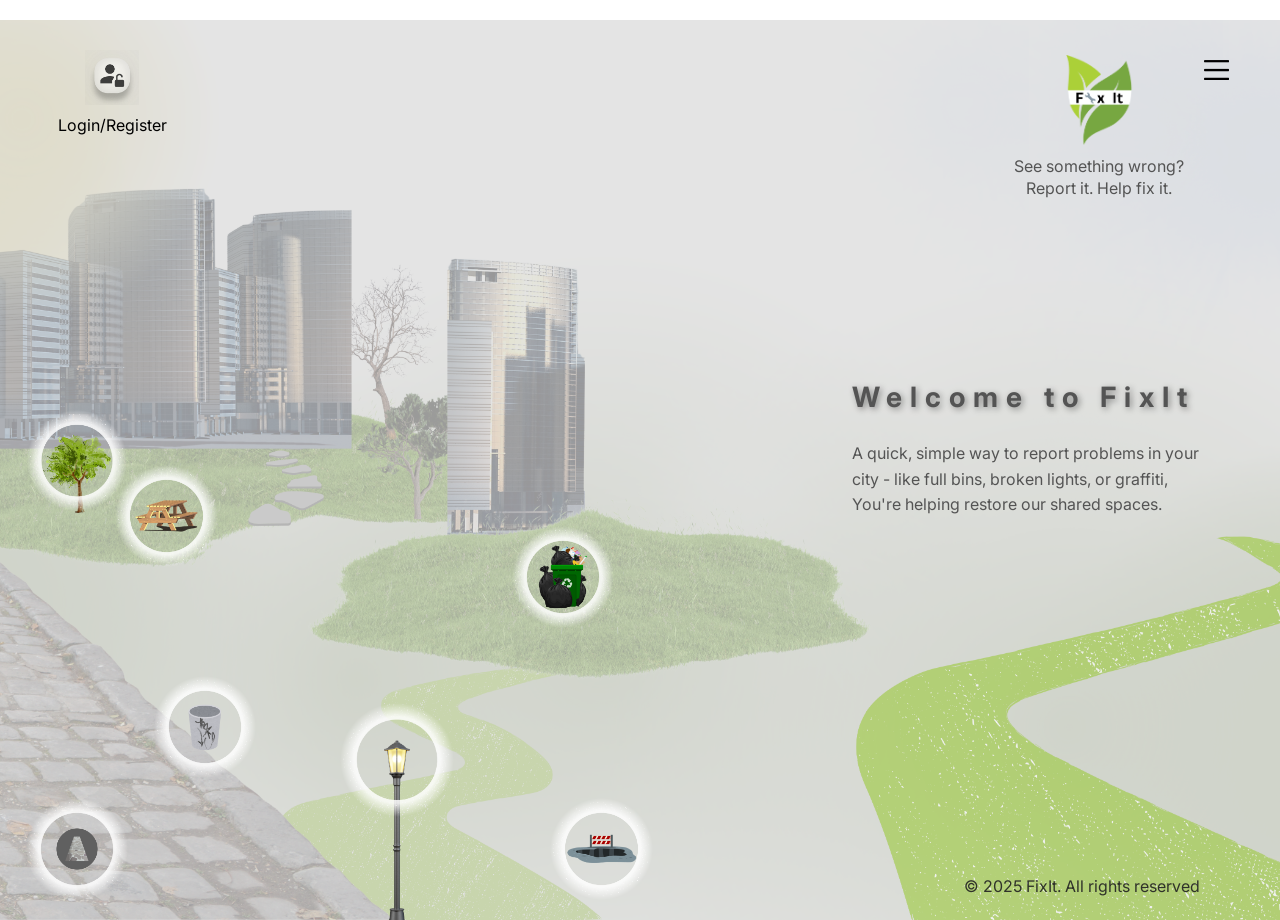
<file: index.html>
<!doctype html>
<html lang="en">
  <head>
    <meta charset="UTF-8" />
    <meta name="viewport" content="width=device-width, initial-scale=1.0" />
    <title>FixIt App Prototype</title>

    <!-------------------- Linked Sheets -------------------->
    <!-- Google Fonts -->
    <link href="https://fonts.googleapis.com/css2?family=Inter:ital,opsz,wght@0,14..32,100..900;1,14..32,100..900&display=swap" rel="stylesheet" />

    <link href="global.css" rel="stylesheet" />
    <link href="home.css" rel="stylesheet" />

    <script src="script.js" defer></script>
  </head>

  ⁡⁣⁢⁢<!-- B O D Y -->⁡
  <body>
    <!-- For Accessibility - Keyboard users can skip directly to the main content -->
    <a href="#main-content" class="visually-hidden focusable">Skip to main content</a>
    <!-- <button>Tab Test</button> -->

    <!---------------- 🏠 ⁡⁣⁢⁢H O M E   S C R E E N⁡ ---------------->
    <!-- B A C K   G R O U N D -->
    <div class="background home">
      <!-- H E A D E R - Container - Main -->
      <header class="header_container-home">
        <!-- Container 1 -->
        <div class="login_container-home">
          <img src="icons/login_icon.png" alt="login/register icon" class="login-icon" id="authIcon" />
          <div class="login-text">Login/Register</div>
        </div>

        <!-- Container 2 -->
        <div class="logo_container">
          <img src="logo/logo.png" alt="logo" class="logo" />
          <div class="logo-text">
            <span>See something wrong?</span>
            <span>Report it. Help fix it.</span>
          </div>
        </div>

        <!-- Container 3 -->
        <div class="menu_container">
          <img src="icons/menu.png" alt="menu icon" class="menu" />
        </div>
      </header>

      ⁡⁣⁢⁢<!-- M A I N -->⁡
      <main id="main-content" class="main-content home">
        <h1 class="heading_main--home">Welcome to FixIt</h1>
        <p class="subtext home">A quick, simple way to report problems in your city - like full bins, broken lights, or graffiti, You're helping restore our shared spaces.</p>
      </main>

      <section class="home-visual">
        <a href="report-lights.html" class="icon-link" aria-label="Report light issue"><img src="icons/lights_icon.png" alt="light icon" class="icon light" /></a>
        <a href="report-benches.html" class="icon-link" aria-label="Report bench issue"><img src="icons/bench_icon.png" alt="bench icon" class="icon bench" /></a>
        <a href="report-trees.html" class="icon-link" aria-label="Report tree issue"><img src="icons/trees_icon.png" alt="tree icon" class="icon tree" /></a>

        <a href="report-graffiti.html" class="icon-link" aria-label="Report graffiti issue"><img src="icons/graffiti_icon.png" alt="graffiti icon" class="icon graffiti" /></a>
        <a href="report-paths.html" class="icon-link" aria-label="Report path issue"><img src="icons/paths_icon.png" alt="path icon" class="icon path" /></a>
        <a href="report-bins.html" class="icon-link" aria-label="Report bin issue"><img src="icons/bins_icon.png" alt="bin icon" class="icon bin" /></a>
        <a href="report-potholes.html" class="icon-link" aria-label="Report pothole issue"><img src="icons/pothole_icon.png" alt="pothole icon" class="icon pothole" /></a>
      </section>

      ⁡⁣⁢⁢
      <!-- FOOTER -->⁡
      <footer class="footer-home">
        <p>&copy; 2025 FixIt. All rights reserved</p>
      </footer>

      ⁡⁢⁢⁣
      <!-- FOOTER NAV (MOBILE ONLY) -->⁡
      <!-- <nav class="footer-home_mobile">
        <a class="home_nav" href="index.html" aria-label="Home"><img src="icons/house_icon.svg" alt="Home" /></a>
        <a class="reports_nav" href="reports.html" aria-label="Reports"><img src="icons/report_icon.svg" alt="Reports" /></a>
        <a class="rating_nav" href="rate.html" aria-label="Rate"><img src="icons/feedback_icon.svg" alt="Rate" /></a>
        <a class="chat_nav" href="help.html" aria-label="Help/Chat"><img src="icons/chat_icon.png" alt="Help or Chat" /></a>
      </nav> -->
    </div>
  </body>
</html>
</file>
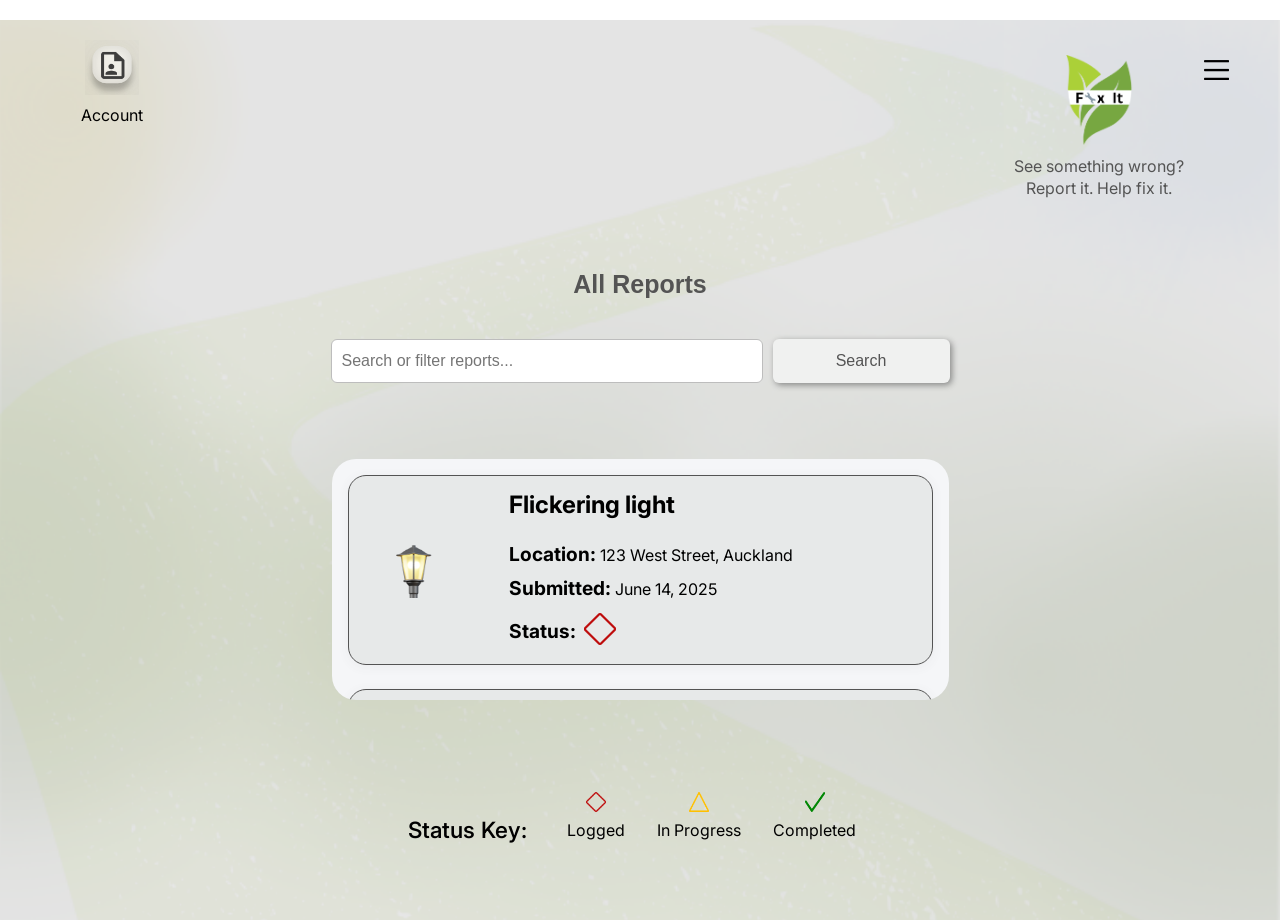
<file: all_reports.html>
<!doctype html>
<html lang="en">
  <head>
    <meta charset="UTF-8" />
    <meta name="viewport" content="width=device-width, initial-scale=1.0" />
    <title>FixIt App Prototype</title>

    <!-------------------- Linked Sheets -------------------->
    <!-- Google Fonts -->
    <link href="https://fonts.googleapis.com/css2?family=Inter:ital,opsz,wght@0,14..32,100..900;1,14..32,100..900&display=swap" rel="stylesheet" />

    <!-- CSS -->
    <link href="global.css" rel="stylesheet" />
    <link href="all-reports.css" rel="stylesheet" />

    <!-- JavaScript -->
    <script src="script.js" defer></script>
  </head>

  ⁡⁣⁢⁢
  <!-- B O D Y -->⁡
  <body>
    <!-- For Accessibility - Keyboard users can skip directly to the main content -->
    <a href="#main-content" class="visually-hidden focusable">Skip to main content</a>

    <!-- ---------------- 🗂️ ⁡⁣⁢⁣A L L   R E P O R T S   S C R E E N⁡ ---------------- -->

    <!-- B A C K   G R O U N D -->
    <div class="app-wrapper background other">
      <!-- H E A D E R - Container - Main -->
      <header class="header_container-home">
        <!-- Container 1 -->
        <div class="login_container-home">
          <img src="icons/account_icon.png" alt="login/register icon" class="login-icon" id="authIcon" />
          <div class="login-text">Account</div>
        </div>

        <!-- Container 2 -->
        <div class="logo_container">
          <img src="logo/logo.png" alt="logo" class="logo" />
          <div class="logo-text">
            <span>See something wrong?</span>
            <span>Report it. Help fix it.</span>
          </div>
        </div>

        <!-- Container 3 -->
        <div class="menu_container">
          <img src="icons/menu.png" alt="menu icon" class="menu" />
        </div>
      </header>

      <!-- ------------------------------------------------------------------ -->
      <div class="app-wrapper-reports">
        <!-- P A G E   H E A D I N G (h1)-->
        <div class="page-heading-wrapper">
          <h1 class="heading_main report-issue">All Reports</h1>
        </div>

        <!-- ------------------------------------------------------------------ -->
        <!-- -------- All Reports Screen -------- -->
        <!-- SEARCH / FILTER LOCATION -->

        <div class="search-filter">
          <label for="search/filter-reports" class="visually-hidden">Search or filter reports</label>
          <input type="text" id="search/filter" name="search" placeholder="Search or filter reports..." class="input--search-filter" />
          <button class="btn btn-search">Search</button>
        </div>

        ⁡⁣⁢⁢
        <!-- M A I N -->⁡
        <main id="main-content" class="main-content-reports">
          <div class="report-scroll-area">
            <!-- Card 1 -->
            <div class="report-card">
              <div class="report-card_icon-container">
                <img src="icons/lights_icon_bgremoved.png" alt="light icon" class="light_ico" />
              </div>

              <div class="report-details">
                <h2 class="report-title">Flickering light</h2>

                <p>
                  <span class="label">Location:</span>
                  <span class="report-location">123 West Street, Auckland</span>
                </p>

                <p>
                  <span class="label">Submitted:</span>
                  <span class="report-date">June 14, 2025</span>
                </p>

                <div class="status-container">
                  <span class="label">Status:</span>
                  <span class="report-status">
                    <img src="icons/diamond_icon.png" alt="status icon" id="status_icon-card" class="card_icon-status" />
                  </span>
                </div>
              </div>
            </div>

            <!-- Card 2 -->
            <div class="report-card">
              <div class="report-card_icon-container">
                <img src="icons/trees_icon_bgremoved.png" alt="tree icon" class="tree_ico" />
              </div>

              <div class="report-details">
                <h2 class="report-title">Tree blocking path</h2>

                <p>
                  <span class="label">Location:</span>
                  <span class="report-location">10 South Street, Auckland</span>
                </p>

                <p>
                  <span class="label">Submitted:</span>
                  <span class="report-date">June 5, 2025</span>
                </p>

                <div class="status-container">
                  <span class="label">Status:</span>
                  <span class="report-status">
                    <img src="icons/triangle_icon.png" alt="status icon" id="status_icon-card" class="card_icon-status" />
                  </span>
                </div>
              </div>
            </div>

            <!-- Card 3 -->
            <div class="report-card">
              <div class="report-card_icon-container">
                <img src="icons/bench_icon_bgremoved.png" alt="bench icon" class="bench_ico" />
              </div>

              <div class="report-details">
                <h2 class="report-title">Broken seat or backrest</h2>

                <p>
                  <span class="label">Location:</span>
                  <span class="report-location">20 South Street, Auckland</span>
                </p>

                <p>
                  <span class="label">Submitted:</span>
                  <span class="report-date">April 5, 2025</span>
                </p>

                <div class="status-container">
                  <span class="label">Status:</span>
                  <span class="report-status">
                    <img src="icons/green_tick_icon.png" alt="status icon" id="status_icon-card" class="card_icon-status" />
                  </span>
                </div>
              </div>
            </div>

            <!-- Card 4 -->
            <div class="report-card">
              <div class="report-card_icon-container">
                <img src="icons/bins_icon_bgremoved.png" alt="bin icon" class="bin_ico" />
              </div>

              <div class="report-details">
                <h2 class="report-title">Overflowing bin</h2>

                <p>
                  <span class="label">Location:</span>
                  <span class="report-location">17 North Street, Auckland</span>
                </p>

                <p>
                  <span class="label">Submitted:</span>
                  <span class="report-date">January 2, 2025</span>
                </p>

                <div class="status-container">
                  <span class="label">Status:</span>
                  <span class="report-status">
                    <img src="icons/green_tick_icon.png" alt="status icon" id="status_icon-card" class="card_icon-status" />
                  </span>
                </div>
              </div>
            </div>
          </div>
        </main>

        ⁡⁣⁢⁢
        <!-- FOOTER -->⁡
        <div class="status-footer-row">
          <span class="status-label">Status Key:</span>
          <div class="status-key">
            <ul>
              <li class="status-item">
                <div class="status-icon-label">
                  <img class="status-icon" src="icons/diamond_icon.png" alt="Logged" />
                  <span>Logged</span>
                </div>
              </li>

              <li class="status-item">
                <div class="status-icon-label">
                  <img class="status-icon" src="icons/triangle_icon.png" alt="In Progress" />
                  <span>In Progress</span>
                </div>
              </li>

              <li class="status-item">
                <div class="status-icon-label">
                  <img class="status-icon" src="icons/green_tick_icon.png" alt="Completed" />
                  <span>Completed</span>
                </div>
              </li>
            </ul>
          </div>
        </div>
      </div>
    </div>
  </body>
</html>
</file>
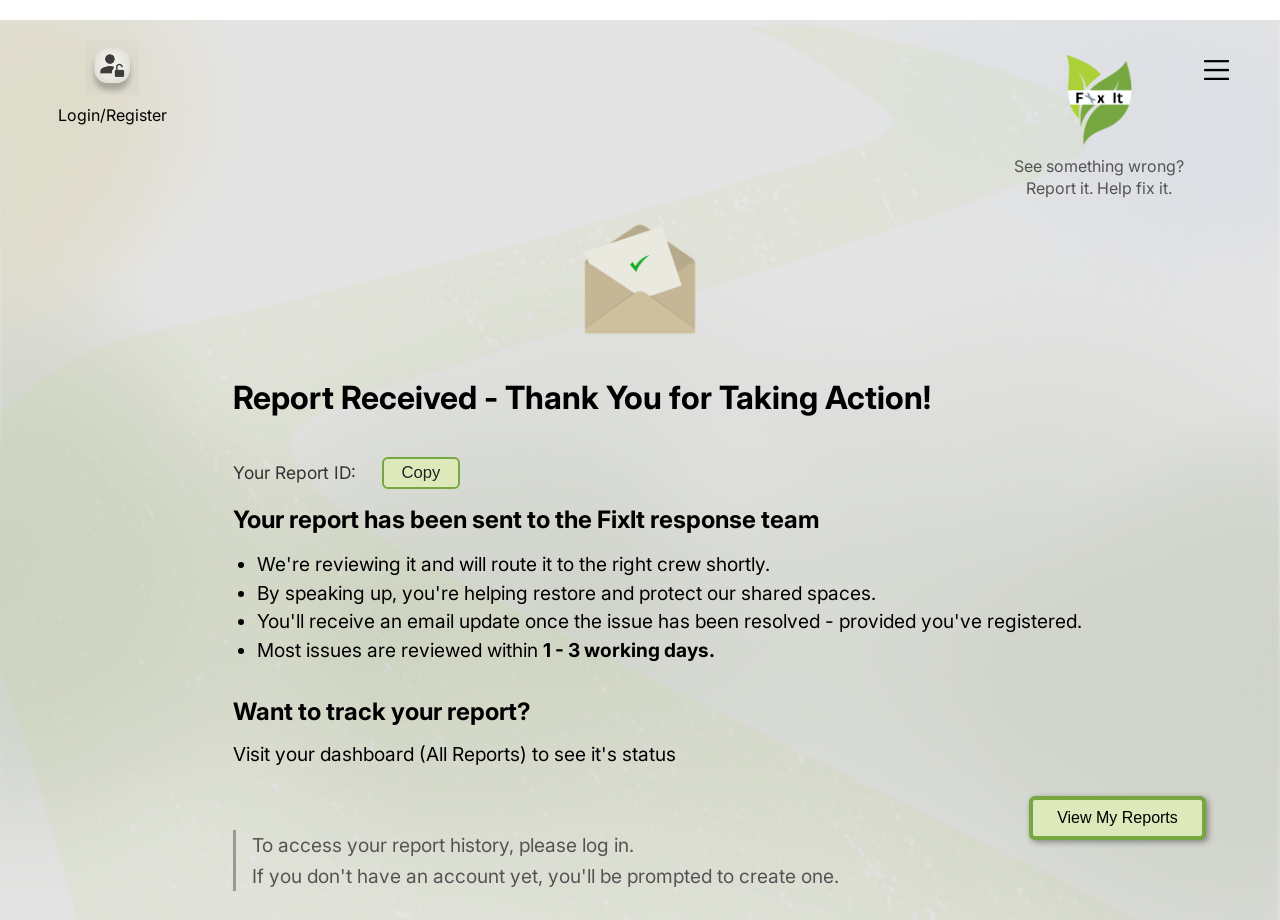
<file: confirmation.html>
<!DOCTYPE html>
<html lang="en">
  <head>
    <meta charset="UTF-8" />
    <meta name="viewport" content="width=device-width, initial-scale=1.0" />
    <title>FixIt App Prototype</title>

    <!-------------------- Linked Sheets -------------------->
    <!-- Google Fonts -->
    <link href="https://fonts.googleapis.com/css2?family=Inter:ital,opsz,wght@0,14..32,100..900;1,14..32,100..900&display=swap" rel="stylesheet" />

    <!-- CSS -->
    <link href="global.css" rel="stylesheet" />
    <link href="confirmation.css" rel="stylesheet" />

    <!-- JavaScript -->
    <script src="script.js" defer></script>
  </head>

  ⁡⁣⁢⁢
  <!-- B O D Y -->⁡
  <body>
    <!-- For Accessibility - Keyboard users can skip directly to the main content -->
    <a href="#main-content" class="visually-hidden focusable">Skip to main content</a>

    <!---------------- ✅ ⁡⁢⁢⁢C O N F I R M A T I O N   S C R E E N ⁡---------------->

    <!-- B A C K   G R O U N D -->
    <div class="app-wrapper background other">
      <!-- H E A D E R - Container - Main -->
      <header class="header_container-home">
        <!-- Container 1 -->
        <div class="login_container-home">
          <img src="icons/login_icon.png" alt="login/register icon" class="login-icon" id="authIcon" />
          <div class="login-text">Login/Register</div>
        </div>

        <!-- Container 2 -->
        <div class="logo_container">
          <img src="logo/logo.png" alt="logo" class="logo" />
          <div class="logo-text">
            <span>See something wrong?</span>
            <span>Report it. Help fix it.</span>
          </div>
        </div>

        <!-- Container 3 -->
        <div class="menu_container">
          <img src="icons/menu.png" alt="menu icon" class="menu" />
        </div>
      </header>

      ⁡⁣⁢⁢
      <!-- M A I N -->⁡
      <div class="content-wrapper confirm-wrapper">
        <main id="main-content" class="main-content_confirm">
          <img class="envelope_img" src="images/envelope_img.png" alt="envelope image" />

          <div class="confirm-pg_container">
            <h1 class="heading_h1">Report Received - Thank You for Taking Action!</h1>

            <p class="report-id-row">
              Your Report ID: <span id="report-id"></span>
              <button id="copy-report-id" aria-label="Copy report ID">Copy</button>
              <span id="copy-success" style="display: none">Copied!</span>
            </p>

            <h2 class="sub-heading">Your report has been sent to the FixIt response team</h2>

            <ul class="ul_confirmation-pg">
              <li class="li_con-layout">We're reviewing it and will route it to the right crew shortly.</li>
              <li class="li_con-layout">By speaking up, you're helping restore and protect our shared spaces.</li>
              <li class="li_con-layout">You'll receive an email update once the issue has been resolved - provided you've registered.</li>
              <li class="li_con-layout">
                Most issues are reviewed within
                <span class="text_reviewing-days">1 - 3 working days.</span>
              </li>
            </ul>

            <h2 class="track-report">Want to track your report?</h2>
            <p class="visit-dashboard">Visit your dashboard (All Reports) to see it's status</p>

            <p class="report-note">
              To access your report history, please log in. <br />
              If you don't have an account yet, you'll be prompted to create one.
            </p>
          </div>
        </main>
      </div>

      ⁡⁣⁢⁢
      <!-- FOOTER -->⁡
      <footer class="footer footer-confirmation-pg">
        <div class="footer-inner">
          <button class="btn view-report-button">View My Reports</button>
        </div>
      </footer>
    </div>
  </body>
</html>
</file>
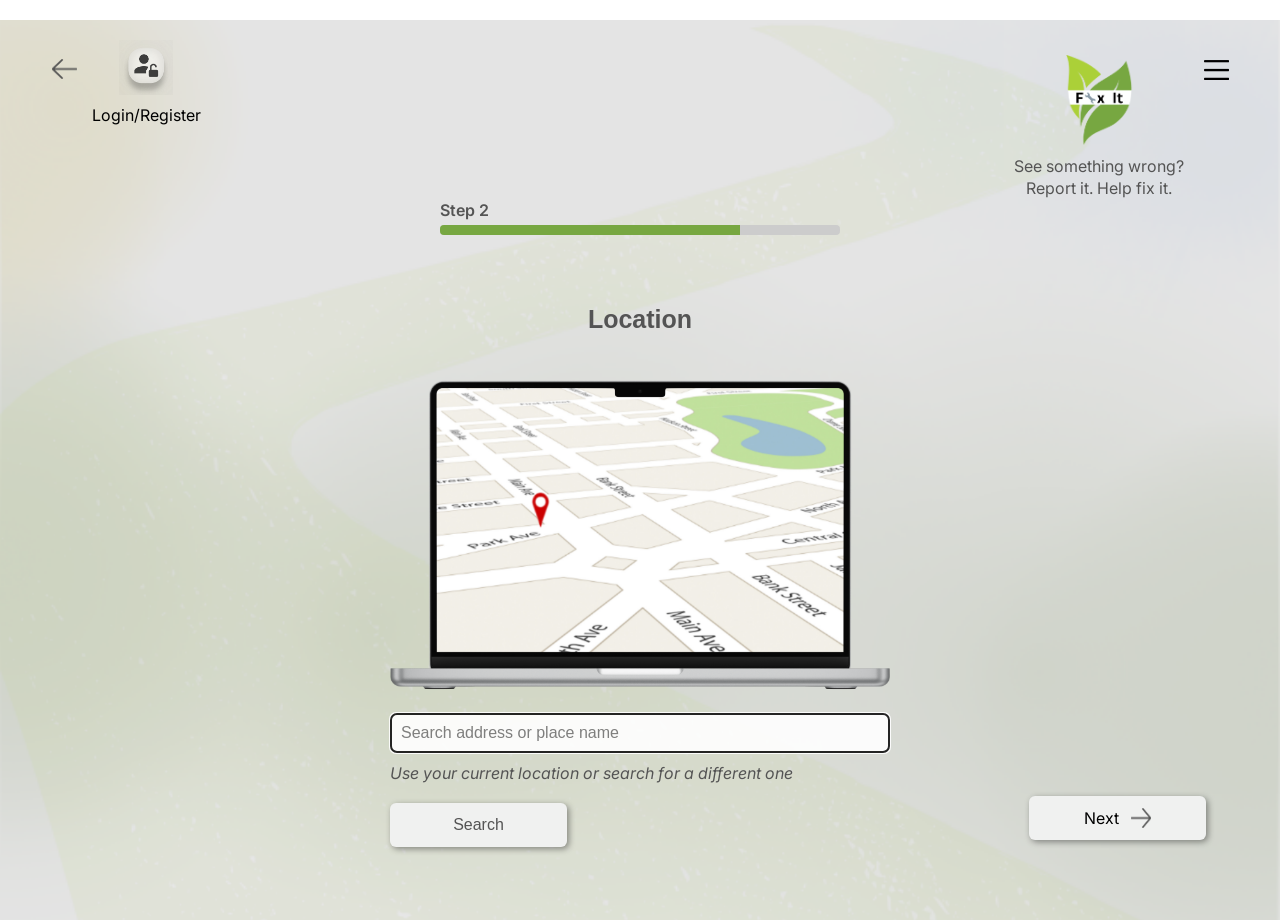
<file: location.html>
<!DOCTYPE html>
<html lang="en">
  <head>
    <meta charset="UTF-8" />
    <meta name="viewport" content="width=device-width, initial-scale=1.0" />
    <title>FixIt App Prototype</title>

    <!-------------------- Linked Sheets -------------------->
    <!-- Google Fonts -->
    <link href="https://fonts.googleapis.com/css2?family=Inter:ital,opsz,wght@0,14..32,100..900;1,14..32,100..900&display=swap" rel="stylesheet" />

    <!-- CSS -->
    <link href="global.css" rel="stylesheet" />
    <link href="location.css" rel="stylesheet" />

    <!-- JavaScript -->
    <script src="script.js" defer></script>
  </head>
  ⁡⁣⁢⁢
  <!-- B O D Y -->⁡
  <body>
    <!-- For Accessibility - Keyboard users can skip directly to the main content -->
    <a href="#main-content" class="visually-hidden focusable">Skip to main content</a>

    <!---------------- 📌 ⁡⁣⁣⁢L O C A T I O N   S C R E E N⁡ ---------------->

    <!-- B A C K   G R O U N D -->
    <div class="app-wrapper background other">
      <!-- H E A D E R - Container - Main -->
      <header class="header_container">
        <!-- Back Button (Arrow) -->
        <div class="back-button">
          <button class="btn-back" onclick="window.history.back()">
            <img src="icons/back_arrow.png" alt="Go back" class="back-icon" />
          </button>
        </div>

        <!-- Container 1 -->
        <div class="login_container">
          <img src="icons/login_icon.png" alt="login/register icon" class="login-icon" id="authIcon" />
          <div class="login-text">Login/Register</div>
        </div>

        <!-- Container 2 -->
        <div class="logo_container">
          <img src="logo/logo.png" alt="logo" class="logo" />
          <div class="logo-text">
            <span>See something wrong?</span>
            <span>Report it. Help fix it.</span>
          </div>
        </div>

        <!-- Container 3 -->
        <div class="menu_container">
          <img src="icons/menu.png" alt="menu icon" class="menu" />
        </div>
      </header>

      <!-- ------------------------------------------------------------------ -->
      <!-- PROGRESS BAR -->
      <div class="progress-wrapper">
        <span class="progress-label">Step 2</span>
        <div class="progress-bar">
          <div class="progress-fill-step2"></div>
        </div>
      </div>

      <!-- ------------------------------------------------------------------ -->
      <!-- P A G E   H E A D I N G (h1)-->
      <div class="page-heading-wrapper">
        <h1 class="heading_main report-issue">Location</h1>
      </div>

      ⁡⁣⁢⁢<!-- M A I N -->⁡
      <div class="content-wrapper location-wrapper">
        <main id="main-content" class="main-content">
          <!-- MAP MOCKUP -->
          <div class="map-mockup">
            <img src="images/laptop-map_mockup.png" alt="map showing location on street grid" class="map-img" />
          </div>
          <!-- SEARCH LOCATION -->
          <div class="search-location">
            <label for="location-search" class="visually-hidden">Search address or place name</label>
            <input type="text" id="location-search" name="location" placeholder="Search address or place name" class="input--search-location" autofocus />
            <div class="location-info">Use your current location or search for a different one</div>
            <button class="btn btn-search">Search</button>
          </div>
        </main>
      </div>

      ⁡⁣⁢⁢
      <!-- FOOTER -->⁡
      <footer class="footer footer-location">
        <div class="footer-inner">
          <!-- Next Button -->
          <a href="preview.html" class="btn next-button" id="next-to-preview">Next<img src="icons/next_arrow.png" alt="" class="btn-icon-next" aria-hidden="true" /></a>
        </div>
      </footer>
    </div>
  </body>
</html>
</file>
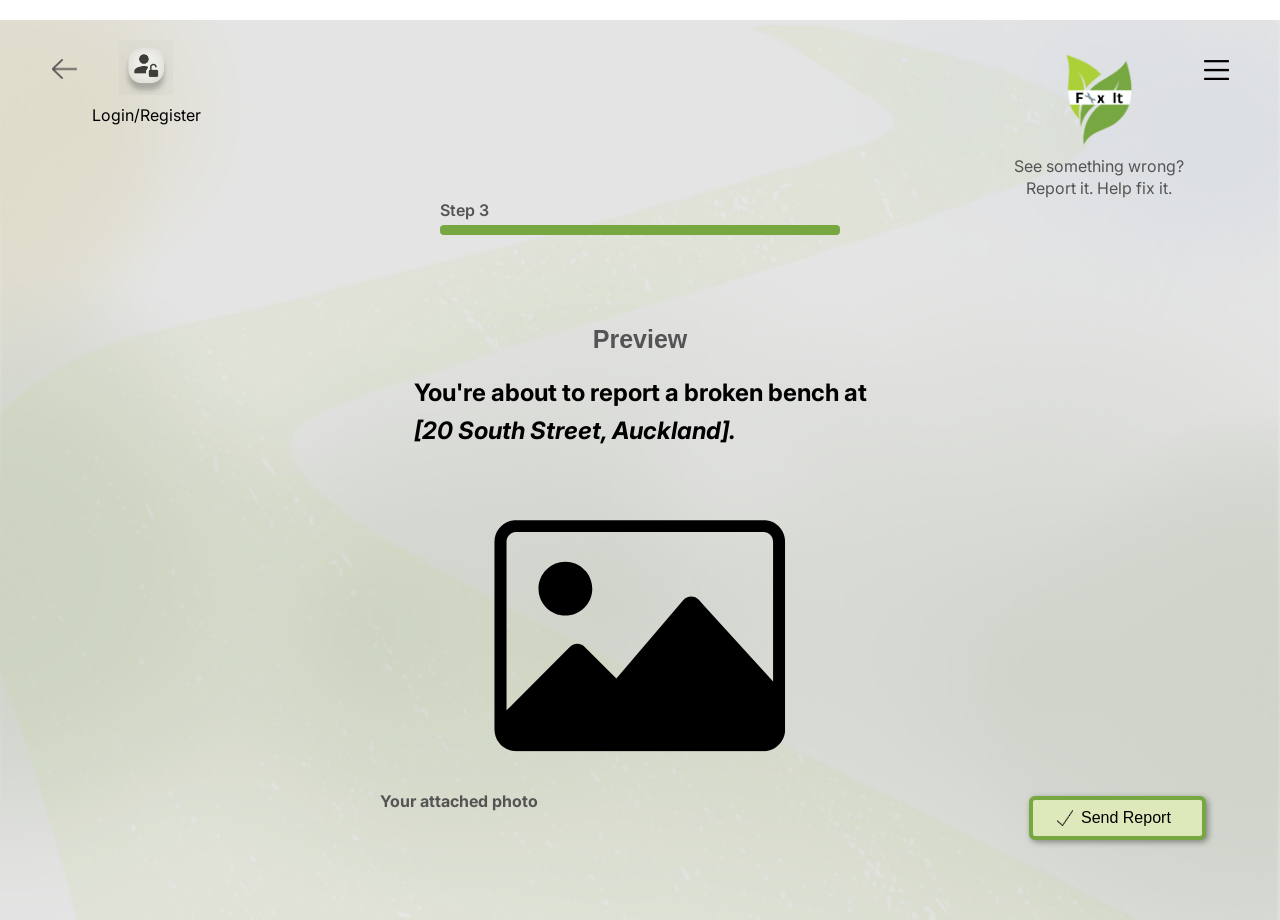
<file: preview-benches.html>
<!DOCTYPE html>
<html lang="en">
  <head>
    <meta charset="UTF-8" />
    <meta name="viewport" content="width=device-width, initial-scale=1.0" />
    <title>FixIt App Prototype</title>

    <!-------------------- Linked Sheets -------------------->
    <!-- Google Fonts -->
    <link href="https://fonts.googleapis.com/css2?family=Inter:ital,opsz,wght@0,14..32,100..900;1,14..32,100..900&display=swap" rel="stylesheet" />

    <!-- CSS -->
    <link href="global.css" rel="stylesheet" />
    <link href="preview.css" rel="stylesheet" />

    <!-- JavaScript -->
    <script src="script.js" defer></script>
  </head>

  ⁡⁣⁢⁡⁣⁢⁢
  <!-- B O D Y -->⁡
  <body>
    <!-- For Accessibility - Keyboard users can skip directly to the main content -->
    <a href="#main-content" class="visually-hidden focusable">Skip to main content</a>

    <!---------------- 🪟 ⁡⁢⁣⁣P R E V I E W   S C R E E N - 🪑 B E N C H E S⁡ --------------->

    <!-- B A C K   G R O U N D -->
    <div class="app-wrapper background other">
      <!-- H E A D E R - Container - Main -->
      <header class="header_container">
        <!-- Back Button (Arrow) -->
        <div class="back-button">
          <button class="btn-back" onclick="window.history.back()">
            <img src="icons/back_arrow.png" alt="Go back" class="back-icon" />
          </button>
        </div>

        <!-- Container 1 -->
        <div class="login_container">
          <img src="icons/login_icon.png" alt="login/register icon" class="login-icon" id="authIcon" />
          <div class="login-text">Login/Register</div>
        </div>

        <!-- Container 2 -->
        <div class="logo_container">
          <img src="logo/logo.png" alt="logo" class="logo" />
          <div class="logo-text">
            <span>See something wrong?</span>
            <span>Report it. Help fix it.</span>
          </div>
        </div>

        <!-- Container 3 -->
        <div class="menu_container">
          <img src="icons/menu.png" alt="menu icon" class="menu" />
        </div>
      </header>

      <!-- ------------------------------------------------------------------ -->
      <!-- PROGRESS BAR -->
      <div class="progress-wrapper">
        <span class="progress-label">Step 3</span>
        <div class="progress-bar">
          <div class="progress-fill-step3"></div>
        </div>
      </div>

      ⁡⁣⁢⁢
      <!-- M A I N -->⁡
      <!-- P A G E   H E A D I N G (h1)-->
      <div class="content-wrapper">
        <main id="main-content" class="main-content">
          <div class="page-heading-wrapper">
            <h1 class="heading_main report-issue">Preview</h1>
          </div>

          <!-- Report summary -->
          <div class="container">
            <div class="report-summary">
              <h2 class="report-intro">You're about to report a broken bench at</h2>
              <em class="report-address">[20 South Street, Auckland].</em>
            </div>
          </div>

          <!-- Upload image section -->
          <section class="img-photo-container">
            <img class="photo-icon" src="images/photo_img.svg" alt="uploaded photo" />
            <span class="attached_photo-text">Your attached photo</span>
          </section>
        </main>
      </div>

      ⁡⁣⁢⁢
      <!-- FOOTER -->⁡
      <footer class="footer footer-preview--benches">
        <div class="footer-inner">
          <button class="btn send-report-button"><img src="icons/tick.png" alt="" class="btn-icon" aria-hidden="true" />Send Report</button>
        </div>
      </footer>
    </div>
  </body>
</html>
</file>
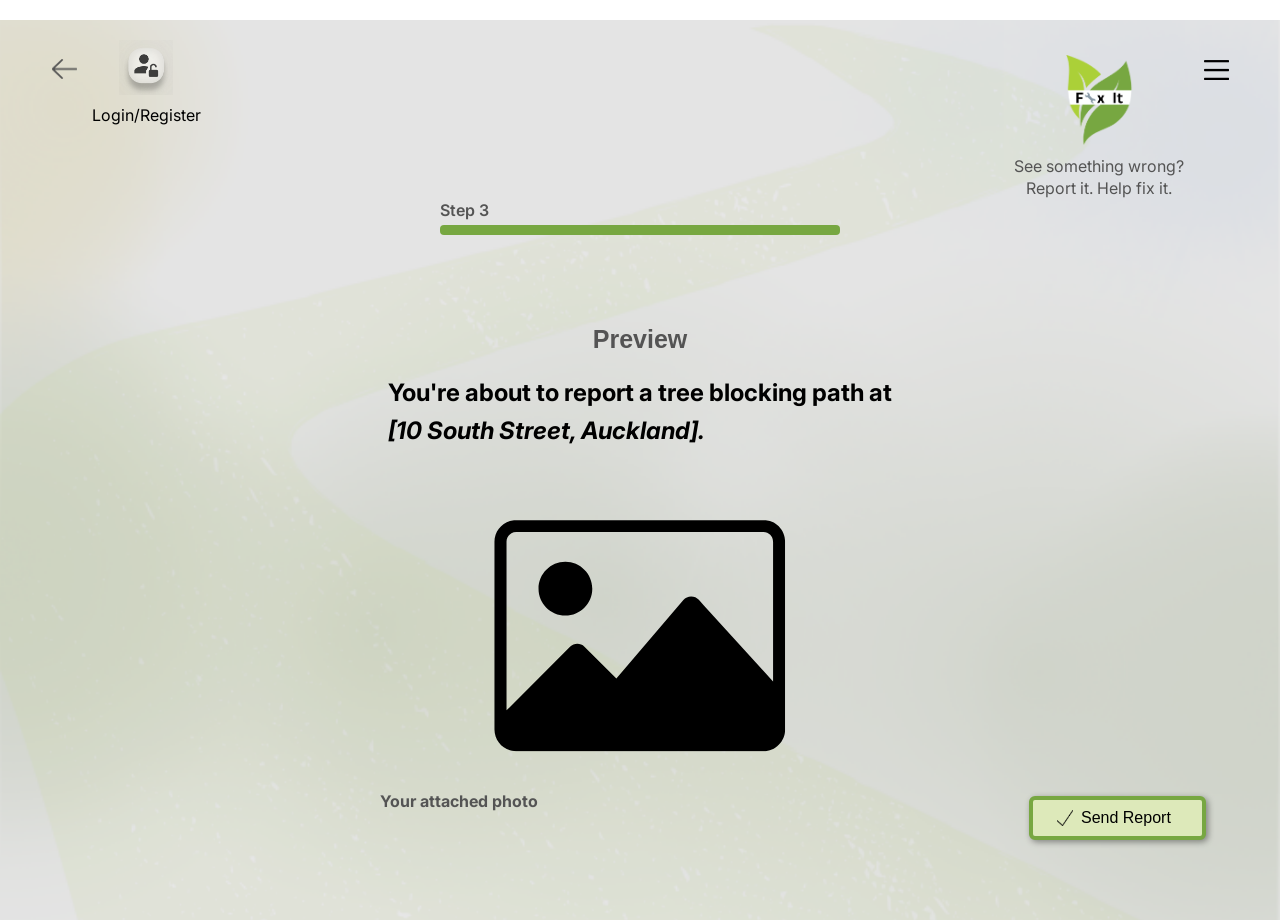
<file: preview-trees.html>
<!DOCTYPE html>
<html lang="en">
  <head>
    <meta charset="UTF-8" />
    <meta name="viewport" content="width=device-width, initial-scale=1.0" />
    <title>FixIt App Prototype</title>

    <!-------------------- Linked Sheets -------------------->
    <!-- Google Fonts -->
    <link href="https://fonts.googleapis.com/css2?family=Inter:ital,opsz,wght@0,14..32,100..900;1,14..32,100..900&display=swap" rel="stylesheet" />

    <!-- CSS -->
    <link href="global.css" rel="stylesheet" />
    <link href="preview.css" rel="stylesheet" />

    <!-- JavaScript -->
    <script src="script.js" defer></script>
  </head>

  ⁡⁣⁢⁢
  <!-- B O D Y -->⁡
  <body>
    <!-- For Accessibility - Keyboard users can skip directly to the main content -->
    <a href="#main-content" class="visually-hidden focusable">Skip to main content</a>

    <!---------------- 🪟 ⁡⁢⁣⁣P R E V I E W   S C R E E N - 🌴 T R E E S⁡ ---------------->

    <!-- B A C K   G R O U N D -->
    <div class="app-wrapper background other">
      <!-- H E A D E R - Container - Main -->
      <header class="header_container">
        <!-- Back Button (Arrow) -->
        <div class="back-button">
          <button class="btn-back" onclick="window.history.back()">
            <img src="icons/back_arrow.png" alt="Go back" class="back-icon" />
          </button>
        </div>

        <!-- Container 1 -->
        <div class="login_container">
          <img src="icons/login_icon.png" alt="login/register icon" class="login-icon" id="authIcon" />
          <div class="login-text">Login/Register</div>
        </div>

        <!-- Container 2 -->
        <div class="logo_container">
          <img src="logo/logo.png" alt="logo" class="logo" />
          <div class="logo-text">
            <span>See something wrong?</span>
            <span>Report it. Help fix it.</span>
          </div>
        </div>

        <!-- Container 3 -->
        <div class="menu_container">
          <img src="icons/menu.png" alt="menu icon" class="menu" />
        </div>
      </header>

      <!-- ------------------------------------------------------------------ -->
      <!-- PROGRESS BAR -->
      <div class="progress-wrapper">
        <span class="progress-label">Step 3</span>
        <div class="progress-bar">
          <div class="progress-fill-step3"></div>
        </div>
      </div>

      ⁡⁣⁢⁢
      <!-- M A I N -->⁡
      <!-- P A G E   H E A D I N G (h1)-->
      <div class="content-wrapper">
        <main id="main-content" class="main-content">
          <div class="page-heading-wrapper">
            <h1 class="heading_main report-issue">Preview</h1>
          </div>

          <!-- Report summary -->
          <div class="container">
            <div class="report-summary">
              <h2 class="report-intro">You're about to report a tree blocking path at</h2>
              <em class="report-address">[10 South Street, Auckland].</em>
            </div>
          </div>

          <!-- Upload image section -->
          <section class="img-photo-container">
            <img class="photo-icon" src="images/photo_img.svg" alt="uploaded photo" />
            <span class="attached_photo-text">Your attached photo</span>
          </section>
        </main>
      </div>

      ⁡⁣⁢⁢
      <!-- FOOTER -->⁡
      <footer class="footer footer-preview--trees">
        <div class="footer-inner">
          <button class="btn send-report-button"><img src="icons/tick.png" alt="" class="btn-icon" aria-hidden="true" />Send Report</button>
        </div>
      </footer>
    </div>
  </body>
</html>
</file>
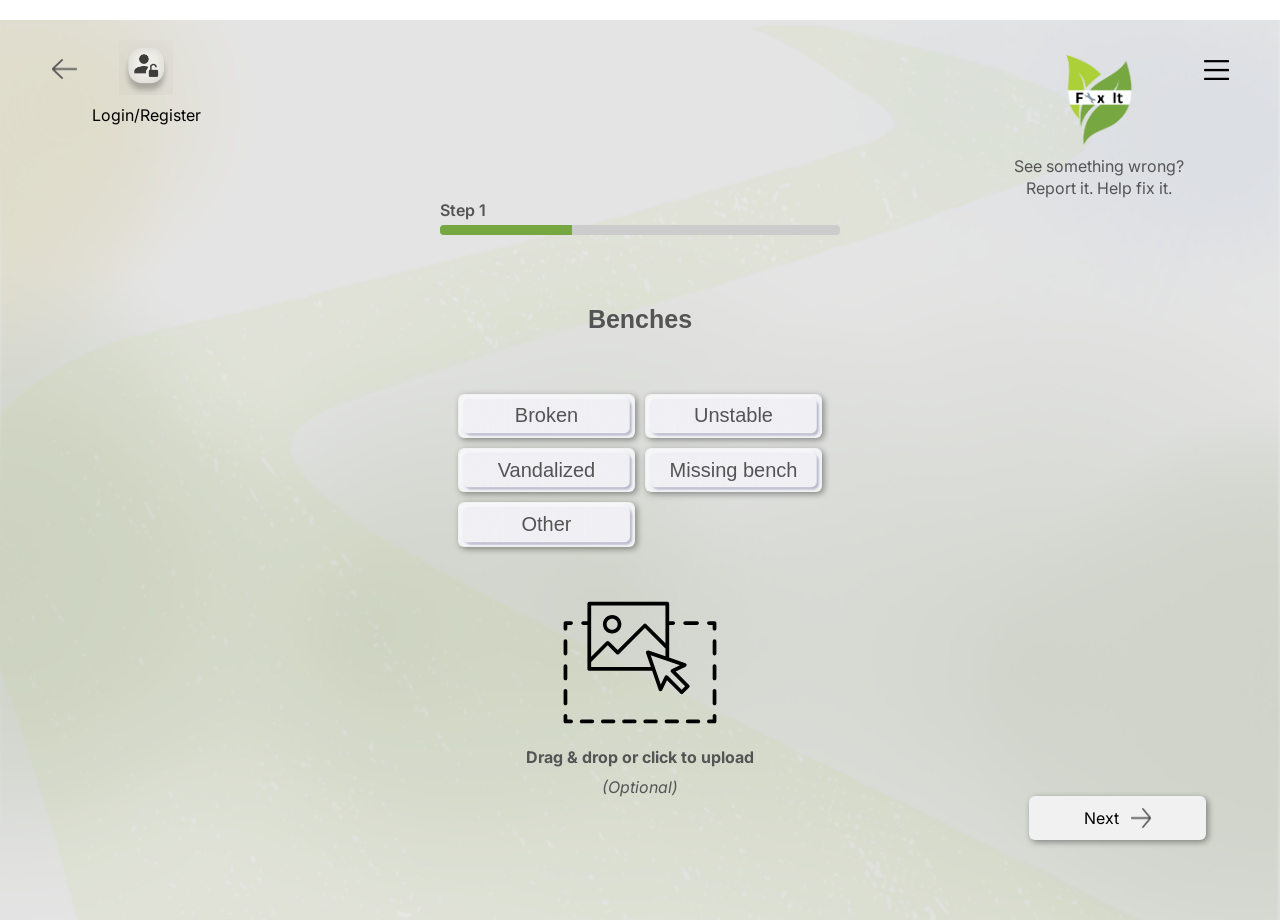
<file: report-benches.html>
<!doctype html>
<html lang="en">
  <head>
    <meta charset="UTF-8" />
    <meta name="viewport" content="width=device-width, initial-scale=1.0" />
    <title>FixIt App Prototype</title>

    <!-- Linked Sheets -->
    <link href="report-benches.css" rel="stylesheet" />
    <link href="global.css" rel="stylesheet" />

    <script src="script.js" defer></script>

    <link href="https://fonts.googleapis.com/css2?family=Inter:ital,opsz,wght@0,14..32,100..900;1,14..32,100..900&display=swap" rel="stylesheet" />
  </head>

  ⁡⁣⁢⁢
  <!-- B O D Y -->⁡
  <body>
    <!-- For Accessibility - Keyboard users can skip directly to the main content -->
    <a href="#main-content" class="visually-hidden focusable">Skip to main content</a>

    <!---------------- 📑 ⁡⁢⁣⁢R E P O R T   I S S U E   S C R E E N  * 🪑 B E N C H E S⁡---------------->
    <!-- B A C K   G R O U N D -->
    <div class="app-wrapper background other">
      <!-- H E A D E R - Container - Main -->
      <header class="header_container">
        <!-- Back Button (Arrow) -->
        <div class="back-button">
          <button class="btn-back" onclick="window.history.back()">
            <img src="icons/back_arrow.png" alt="Go back" class="back-icon" />
          </button>
        </div>

        <!-- Container 1 -->
        <div class="login_container">
          <img src="icons/login_icon.png" alt="login/register icon" class="login-icon" id="authIcon" />
          <div class="login-text">Login/Register</div>
        </div>

        <!-- Container 2 -->
        <div class="logo_container">
          <img src="logo/logo.png" alt="logo" class="logo" />
          <div class="logo-text">
            <span>See something wrong?</span>
            <span>Report it. Help fix it.</span>
          </div>
        </div>

        <!-- Container 3 -->
        <div class="menu_container">
          <img src="icons/menu.png" alt="menu icon" class="menu" />
        </div>
      </header>

      <!-- ------------------------------------------------------------------ -->
      <!-- P R O G R E S S   B A R -->
      <div class="progress-wrapper">
        <span class="progress-label">Step 1</span>
        <div class="progress-bar">
          <div class="progress-fill"></div>
        </div>
      </div>

      <!-- ------------------------------------------------------------------ -->
      <!-- P A G E   H E A D I N G (h1)-->
      <div class="page-heading-wrapper">
        <h1 class="heading_main report-issue">Benches</h1>
      </div>

      ⁡⁣⁢⁢
      <!-- M A I N -->⁡
      <div class="content-wrapper">
        <main id="main-content" class="main-content report-issue">
          <div class="content-wrapper">
            <!-- Group issue options with an accessible legend -->
            <fieldset class="issue-options">
              <legend class="visually-hidden">Type of bench issue</legend>
              <!-- button 1 -->
              <button class="btn btn--broken-bench">
                <span class="label--broken-bench">Broken</span>
              </button>

              <!-- button 2 -->
              <button class="btn btn--loose-unstable">
                <span class="label--loose-unstable">Unstable</span>
              </button>

              <!-- button 3 -->
              <button class="btn btn-vandalized">
                <span class="label-vandalized">Vandalized</span>
              </button>

              <!-- button 4 -->
              <button class="btn btn--missing-bench">
                <span class="label--missing-bench">Missing bench</span>
              </button>

              <!-- button 5 -->
              <button class="btn btn-bench-other" id="btn-other">
                <span class="label-bench-other">Other</span>
              </button>

              <!-- user input field -->
              <div class="other-description" id="other-desc" style="display: none">
                <label for="other-issue-detail" class="visually-hidden">Describe the other issue</label>
                <input type="text" id="other-issue-detail" name="other-issue-detail" maxlength="120" placeholder="Describe the other issue..." class="input-other" />
                <span id="char-count" class="char-count">120 characters left</span>
              </div>
            </fieldset>

            <!-- Upload image section -->
            <section class="img-upload-container" id="img-upload-container">
              <!-- Upload label (icon/text + file input) -->
              <label for="upload-photo" class="upload-label" id="upload-label" tabindex="0" aria-label="Upload image">
                <!-- Desktop icon and text -->
                <span class="upload-desktop">
                  <img class="upload-icon" src="images/drag_drop_img.svg" alt="Drag or drop to upload a photo" />
                  <span class="subtext upload-instruction">Drag & drop or click to upload</span>
                  <span class="subtext optional-note">(Optional)</span>
                </span>
                <!-- Mobile: shown with media query -->
                <span class="upload-mobile">
                  <img class="upload-icon" src="icons/camera_icon.svg" alt="Tap to upload a photo" />
                  <span class="subtext upload-instruction">Take a photo</span>
                  <span class="subtext optional-note">(Optional)</span>
                </span>
                <input type="file" id="upload-photo" class="input-file" accept="image/*" style="display: none" tabindex="-1" aria-label="Upload photo" />
              </label>

              <!-- Image preview populated by JavaScript -->
              <div id="image-preview-box" style="display: none; position: relative; margin: 1rem auto 0 auto; text-align: center"></div>
            </section>
          </div>
        </main>
      </div>

      ⁡⁣⁢⁢<!-- FOOTER -->⁡
      <footer class="footer footer-benches">
        <div class="footer-inner">
          <!-- Next Button -->
          <a href="location.html" class="btn next-button"
            >Next
            <img src="icons/next_arrow.png" alt="" class="btn-icon-next" aria-hidden="true" />
          </a>
        </div>
      </footer>
    </div>
  </body>
</html>
</file>
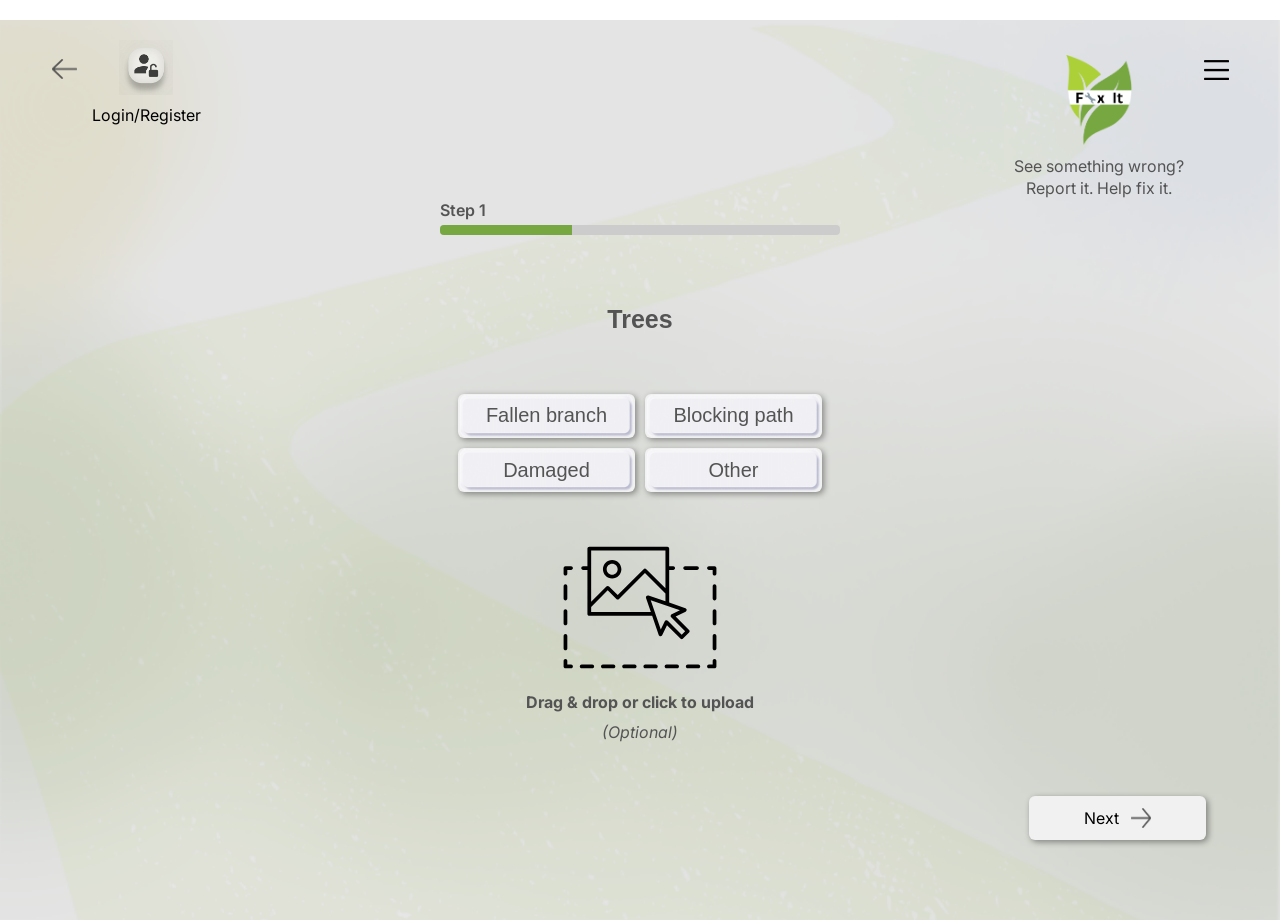
<file: report-trees.html>
<!doctype html>
<html lang="en">
  <head>
    <meta charset="UTF-8" />
    <meta name="viewport" content="width=device-width, initial-scale=1.0" />
    <title>FixIt App Prototype</title>

    <!-- Linked Sheets -->
    <link href="report-trees.css" rel="stylesheet" />
    <link href="global.css" rel="stylesheet" />

    <script src="script.js" defer></script>

    <link href="https://fonts.googleapis.com/css2?family=Inter:ital,opsz,wght@0,14..32,100..900;1,14..32,100..900&display=swap" rel="stylesheet" />
  </head>

  ⁡⁣⁢⁢
  <!-- B O D Y -->⁡
  <body>
    <!-- For Accessibility - Keyboard users can skip directly to the main content -->
    <a href="#main-content" class="visually-hidden focusable">Skip to main content</a>

    <!---------------- 📑 R E P O R T   I S S U E   S C R E E N  * 🌴 T R E E S ---------------->
    <!-- B A C K   G R O U N D -->
    <div class="app-wrapper background other">
      <!-- H E A D E R - Container - Main -->
      <header class="header_container">
        <!-- Back Button (Arrow) -->
        <div class="back-button">
          <button class="btn-back" onclick="window.history.back()">
            <img src="icons/back_arrow.png" alt="Go back" class="back-icon" />
          </button>
        </div>

        <!-- Container 1 -->
        <div class="login_container">
          <img src="icons/login_icon.png" alt="login/register icon" class="login-icon" id="authIcon" />
          <div class="login-text">Login/Register</div>
        </div>

        <!-- Container 2 -->
        <div class="logo_container">
          <img src="logo/logo.png" alt="logo" class="logo" />
          <div class="logo-text">
            <span>See something wrong?</span>
            <span>Report it. Help fix it.</span>
          </div>
        </div>

        <!-- Container 3 -->
        <div class="menu_container">
          <img src="icons/menu.png" alt="menu icon" class="menu" />
        </div>
      </header>

      <!-- ------------------------------------------------------------------ -->
      <!-- P R O G R E S S   B A R -->
      <div class="progress-wrapper">
        <span class="progress-label">Step 1</span>
        <div class="progress-bar">
          <div class="progress-fill"></div>
        </div>
      </div>

      <!-- ------------------------------------------------------------------ -->
      <!-- P A G E   H E A D I N G (h1)-->
      <div class="page-heading-wrapper">
        <h1 class="heading_main report-issue">Trees</h1>
      </div>

      ⁡⁣⁢⁢<!-- M A I N -->⁡
      <div class="content-wrapper">
        <main id="main-content" class="main-content report-issue">
          <div class="content-wrapper">
            <!-- Group issue options with an accessible legend -->
            <fieldset class="issue-options">
              <legend class="visually-hidden">Type of tree issue</legend>
              <!-- button 1 -->
              <button class="btn btn--tree-fallen-branch">
                <span class="label--tree-fallen-branch">Fallen branch</span>
              </button>

              <!-- button 2 -->
              <button class="btn btn--tree-blocking-path">
                <span class="label--tree-blocking-path">Blocking path</span>
              </button>

              <!-- button 3 -->
              <button class="btn btn--damaged-leaning-tree">
                <span class="label--damaged-leaning-tree">Damaged</span>
              </button>

              <!-- button 4 -->
              <button class="btn btn-trees-other" id="btn-other">
                <span class="label-trees-other">Other</span>
              </button>

              <!-- user input field -->
              <div class="other-description" id="other-desc" style="display: none">
                <label for="other-issue-detail" class="visually-hidden">Describe the other issue</label>
                <input type="text" id="other-issue-detail" name="other-issue-detail" maxlength="120" placeholder="Describe the other issue..." class="input-other" />
                <span id="char-count" class="char-count">120 characters left</span>
              </div>
            </fieldset>

            <!-- Upload image section -->
            <section class="img-upload-container" id="img-upload-container">
              <!-- Upload label (icon/text + file input) -->
              <label for="upload-photo" class="upload-label" id="upload-label" tabindex="0" aria-label="Upload image">
                <!-- Desktop icon and text -->
                <span class="upload-desktop">
                  <img class="upload-icon" src="images/drag_drop_img.svg" alt="Drag or drop to upload a photo" />
                  <span class="subtext upload-instruction">Drag & drop or click to upload</span>
                  <span class="subtext optional-note">(Optional)</span>
                </span>
                <!-- Mobile: shown with media query -->
                <span class="upload-mobile">
                  <img class="upload-icon" src="icons/camera_icon.svg" alt="Tap to upload a photo" />
                  <span class="subtext upload-instruction">Take a photo</span>
                  <span class="subtext optional-note">(Optional)</span>
                </span>
                <input type="file" id="upload-photo" class="input-file" accept="image/*" style="display: none" tabindex="-1" aria-label="Upload photo" />
              </label>

              <!-- Image preview populated by JavaScript -->
              <div id="image-preview-box" style="display: none; position: relative; margin: 1rem auto 0 auto; text-align: center"></div>
            </section>
          </div>
        </main>
      </div>

      ⁡⁣⁢⁢
      <!-- FOOTER -->⁡
      <footer class="footer footer-lights">
        <div class="footer-inner">
          <!-- Next Button -->
          <a href="location.html" class="btn next-button"
            >Next
            <img src="icons/next_arrow.png" alt="" class="btn-icon-next" aria-hidden="true" />
          </a>
        </div>
      </footer>
    </div>
  </body>
</html>
</file>
<file: global.css>
/* ------------------------- ⁡⁢⁢⁣Base/Reset⁡ ------------------------- */
*,
*::before,
*::after {
  box-sizing: border-box;
  margin: 0;
  padding: 0;
}

html,
body {
  height: 100%;
  min-height: 100vh;
  margin: 0;
  padding: 0;
}

body {
  font-size: 1rem;
  font-family: "Inter", sans-serif, Arial;
  min-height: 100vh;
  width: 100vw;
}

/* ------------------------- ⁡⁢⁢⁣Shared Layout Containers⁡ ------------------------- */
.app-wrapper,
.background,
.home-visual {
  min-height: 844px;
}

.app-wrapper {
  display: flex;
  flex-direction: column;
  min-height: 100vh;
  width: 100vw;
}

.background {
  position: relative;
  width: 100vw;
  height: 100vh;
  max-width: 1440px;
  max-height: 1024px;
  min-width: 320px;
  min-height: 600px;
  margin: auto;
  background-size: cover;
  background-position: center;
  background-repeat: no-repeat;
  /* overflow: hidden; */
  display: flex;
  flex-direction: column;
}

.background.home {
  background-image: url("background/home_screen_laptop_bg.png");
}
.background.other {
  background-image: url("background/other_screen_bg_laptop.png");
}

/* ------------------------- ⁡⁢⁢⁣Shared Header⁡ ------------------------- */

.header_container,
.header_container-home {
  display: flex;
  flex-direction: row;
  align-items: flex-start;
  justify-content: flex-end;
}

/* Shared: Login, Logo, Menu Containers */
.login_container-home {
  display: flex;
  flex-direction: column;
  justify-content: center;
  align-items: center;
  margin-right: auto;
  padding-left: 7rem;
  width: 6.25rem;
  height: 7.8125rem;
}

.login_container {
  display: flex;
  flex-direction: column;
  justify-content: center;
  align-items: center;
  margin-right: auto;
  padding-left: 4rem;
  width: 6.25rem;
  height: 7.8rem;
}
.login-icon {
  width: 3.43rem;
  height: 3.43rem;
  cursor: pointer;
}
.login-text {
  padding-top: 0.625rem;
  font-size: 1rem;
  color: rgb(0, 0, 0);
}
.logo_container {
  display: flex;
  flex-direction: column;
  justify-content: center;
  align-items: center;
  padding-top: 2.1875rem;
  padding-right: 2rem;
}
.logo {
  width: 90px;
  height: 90px;
}
.logo-text {
  display: flex;
  flex-direction: column;
  align-items: center;
  text-align: center;
  font-size: 1rem;
  color: #545454;
  line-height: 1.4;
  padding-top: 0.625rem;
}
.menu_container {
  display: flex;
  flex-direction: column;
  justify-content: center;
  align-items: center;
  padding-right: 4rem;
  width: 2.5rem;
  height: 6.25rem;
}
.menu {
  width: 1.5625rem;
  height: 1.25rem;
  cursor: pointer;
}

.button_menu,
.button_login {
  border: none;
  background: transparent;
}

/* Back Buttons */
.back-button {
  display: flex;
  flex-direction: column;
  justify-content: center;
  align-items: center;
  padding-left: 4rem;
  width: 2.75rem;
  height: 6.25rem;
}
.btn-back {
  background-color: transparent;
  border: none;
}
.back-icon {
  width: 1.5625rem;
  height: 1.25rem;
  cursor: pointer;
  background-color: transparent;
}

/* ------------------------- ⁡⁢⁢⁣Shared Progress Bar⁡ ------------------------- */
.progress-wrapper {
  width: 100%;
  max-width: 25rem;
  margin: 0 auto;
  flex-shrink: 0;
}
.progress-label {
  font-size: 1rem;
  font-weight: 600;
  color: #545454;
}
.progress-bar {
  height: 0.625rem;
  margin-top: 0.3125rem;
  background-color: #ccc;
  border-radius: 0.25rem;
  overflow: hidden;
}
.progress-fill {
  height: 100%;
  width: 33%;
  background-color: #77a741;
  transition: width 0.3s ease;
}
/* Progress step2/3 */
.progress-fill-step2 {
  height: 100%;
  width: 75%;
  background-color: #77a741;
  transition: width 0.3s ease;
}
.progress-fill-step3 {
  height: 100%;
  width: 100%;
  background-color: #77a741;
  transition: width 0.3s ease;
}

/* ------------------------- ⁡⁢⁢⁣Shared Main Content⁡ ------------------------- */
.content-wrapper {
  display: flex;
  flex-direction: column;
  flex: 1 1 auto;
  place-items: center;
  margin: 0 auto;
  max-width: 35rem;
  width: 100%;
  gap: 1.25rem;
  padding: 0 1.25rem;
  min-height: 0;
}

.confirm-wrapper,
.app-wrapper-reports {
  display: flex;
  flex-direction: column;
  flex: 1 1 auto;
  place-items: center;
  margin: 0 auto;
  max-width: 60rem;
  width: 100%;
  gap: 1.25rem;
  padding: 0 1.25rem;
  min-height: 0;
}

/* Shared Page Heading */
.page-heading-wrapper {
  display: flex;
  justify-content: center;
  max-width: 31.25rem;
  margin: 0 auto;
  padding-top: 3.125rem;
}
.heading_main,
.heading_main.report-issue {
  margin: 0 auto;
  padding-top: 1.25rem;
  padding-bottom: 1.25rem;
  font-size: 1.5625rem;
  font-family: Verdana, Geneva, Tahoma, sans-serif;
  color: #545454;
}

.main-content.report-issue {
  width: 100%;
  display: flex;
  flex-direction: column;
  overflow-y: visible;
  padding-top: 1.25rem;
  flex: 1 1 auto;
  min-height: 0;
}

/* ------------------------- ⁡⁢⁢⁣Buttons⁡ ------------------------- */
.btn {
  font-size: 1rem;
  min-width: 11.0625rem;
  min-height: 2.75rem;
  padding: 0.5rem 1.5rem;
  border: none;
  border-radius: 0.375rem;
  color: #545454;
  background-color: #f0f1f0;
  box-shadow: 2px 2px 6px rgba(0, 0, 0, 0.4);
  cursor: pointer;
}
.next-button {
  display: flex;
  justify-content: center;
  align-items: center;
  color: #000;
  font-size: 1rem;
  gap: 0.75rem;
  cursor: pointer;
  text-decoration: none;
}
.btn-icon-next {
  width: 1.25rem;
  height: 1.25rem;
}

/* Upload image section */
.image-upload-container {
  display: flex;
  justify-content: center;
  align-items: center;
  max-height: 37.5rem;
}

.upload-icon {
  display: flex;
  width: 100%;
  aspect-ratio: 2/1;
  height: 11.25rem;
  margin: 0 auto;
  padding-bottom: 0.5rem;
  padding-top: 1.2rem;
  justify-content: center;
  align-content: center;
  cursor: pointer;
}

.subtext.upload-instruction {
  display: flex;
  justify-content: center;
  align-content: left;
  font-size: 1rem;
  font-weight: bold;
  color: #545454;
}

.subtext.optional-note {
  display: flex;
  justify-content: center;
  padding-top: 0.625rem;
  font-style: italic;
  font-weight: 400;
  color: #545454;
}

/* Hover/focus state for Desktop/Laptop Only */
@media (hover: hover) and (pointer: fine) {
  .icon-link img:hover,
  .icon-link img:focus {
    outline: 2px solid #77a741;
    box-shadow: 0 0 16px 4px rgba(60, 168, 80, 0.18);
    border-radius: 50%;
    transition: box-shadow 0.2s;
  }
}

/* ⁡⁢⁣Reports Issue Screens⁡ */
/* ⁡⁢⁣Show other option only when other button is clicked - JavaScript added in the script.js file⁡⁡ */
.issue-options .selected {
  outline: 2px solid #ffba08 !important;
  background: #fff7da !important;
  box-shadow: 0 0 12px 2px rgba(255, 186, 8, 0.18);
  transition: box-shadow 0.15s;
}

.char-count {
  display: block;
  font-size: 0.9rem;
  color: #545454;
  margin-top: 0.25rem;
  text-align: right;
}

/* Drag & Drop Visual Feedback */
.img-upload-container.drag-active {
  outline: 2px solid #77a741;
  box-shadow: 0 0 16px 4px rgba(119, 167, 65, 0.22);
  background: #f8fdee;
  border-radius: 1rem;
  transition: box-shadow 0.18s;
}

/* ------------------------- ⁡⁢⁢⁣Photo Upload⁡⁡⁡⁡ ------------------------- */
.img-upload-container {
  display: flex;
  flex-direction: column;
  align-items: center;
  position: relative;
}

#image-preview-box img {
  max-width: 15rem;
  max-height: 10rem;
  border-radius: 2rem;
  border: 1px solid #ddd;
  box-shadow: 0 2px 8px rgba(0, 0, 0, 0.08);
  background: #fafafa;
}

.remove-image-btn {
  position: absolute;
  top: 7px;
  right: 7px;
  background: #fff;
  color: #333;
  border: 1px solid #bbb;
  border-radius: 50%;
  width: 1.75rem;
  height: 1.75rem;
  font-size: 1.1rem;
  line-height: 1.5rem;
  text-align: center;
  cursor: pointer;
  z-index: 10;
  transition:
    background 0.2s,
    color 0.2s;
}
.remove-image-btn:hover {
  background: #ef5350;
  color: #fff;
  border-color: #ef5350;
}

/* Preview Page */
#photo-section {
  display: flex;
  flex-direction: column;
  align-items: center;
  margin-top: 2rem;
}

#report-photo {
  max-width: 27.5rem;
  max-height: 20rem;
  width: auto;
  height: auto;
  border-radius: 16px;
  box-shadow: 0 2px 8px #0001;
  object-fit: contain;
  background: #fff;
  margin-bottom: 0.6rem;
}

.photo-placeholder {
  display: flex;
  flex-direction: column;
  align-items: center;
  justify-content: center;
  color: #888;
  font-size: 1.1rem;
  margin: 2rem 0 1rem 0;
}
.photo-placeholder img {
  display: block;
  margin: 0 auto 0.5rem auto;
  opacity: 0.5;
}

.upload-desktop {
  display: inline-block;
}
.upload-mobile {
  display: none;
}

/* ------------------------- ⁡⁢⁢⁡⁢⁢⁣Modals⁡⁡⁡ ------------------------- */
/* Report issue Screens */
/* Modal styling */
.has-modal.app-wrapper {
  position: relative;
}

.photo-modal {
  display: flex;
  align-items: center;
  justify-content: center;
  position: absolute;
  left: 0;
  top: 0;
  width: 100%;
  height: 100%;
  background: rgba(0, 0, 0, 0.54);
  z-index: 99;
}

.photo-modal-content {
  background: #f8f8f8;
  padding: 2rem;
  border-radius: 16px;
  box-shadow: 0 4px 24px rgba(0, 0, 0, 0.13);
  display: flex;
  flex-direction: column;
  align-items: center;
  position: relative;
  max-width: 30rem;
  max-height: 90vh;
  width: 96vw;
  box-sizing: border-box;
  overflow: auto;
}

.close {
  position: absolute;
  top: 0.6rem;
  right: 1rem;
  font-size: 2rem;
  font-weight: bold;
  color: #444;
  cursor: pointer;
}

.upload-label,
.photo-preview,
#image-preview-box,
#remove-image {
  -webkit-user-select: none;
  user-select: none;
}

#modal-photo {
  max-width: 100%;
  max-height: 60vh;
  height: auto;
  width: auto;
  display: block;
  margin: 0 auto 1.5rem auto;
  border-radius: 12px;
  box-shadow: 0 2px 12px #0001;
  background: #fff;
}

/* ------------------------- ⁡⁢⁡⁢⁢⁣Accessibility⁡⁡ ------------------------- */
/* Visually hides content while keeping it accessible to screen readers */
.visually-hidden {
  position: absolute !important;
  width: 1px;
  height: 1px;
  margin: -1px;
  padding: 0;
  border: 0;
  clip: rect(0 0 0 0);
  white-space: nowrap;
  overflow: hidden;
}

/* Reveal the skip link when it receives keyboard focus */
.focusable:active,
.focusable:focus,
.visually-hidden:active,
.visually-hidden:focus {
  position: absolute !important;
  left: 1rem;
  top: 1rem;
  width: auto;
  height: auto;
  margin: 0;
  padding: 0.5em 1.25em;
  background: #e2e0d9 !important;
  color: #222;
  font-size: 1rem;
  border-radius: 8px;
  box-shadow: 0 0 8px 2px rgba(119, 167, 65, 0.15);
  outline: 2px solid #77a741;
  z-index: 9999;
  white-space: normal;
  overflow: visible;
}

.upload-label:focus-within {
  outline: 2px solid #77a741;
  border-radius: 8px;
  box-shadow: 0 0 8px 2px rgba(119, 167, 65, 0.12);
}

/* ------------------------- ⁡⁢⁢⁣Shared Footer⁡ ------------------------- */
.footer,
.footer-inner {
  display: flex;
  justify-content: flex-end;
  width: 100%;
  margin-top: auto;
  background: transparent;
  padding: 0 0.625rem;
  padding-bottom: 2.5rem;
  flex-shrink: 0;
}
.footer-inner {
  display: flex;
  justify-content: flex-end;
  padding-right: 4rem;
  width: 100%;
}

/* ------------------------- ⁡⁢⁢⁣Shared Responsive Queries⁡ ------------------------- */

/*  M A X   W I D T H   4 0 0 */
/* Report issue screens */
@media (max-width: 400px) {
  .label-flickering-light,
  .label-light-off,
  .label-pole-damaged,
  .label-light-other,
  .label--broken-bench,
  .label--loose-unstable,
  .label-vandalized,
  .label--missing-bench,
  .label-bench-other,
  .label--tree-fallen-branch,
  .label--tree-blocking-path,
  .label--damaged-leaning-tree,
  .label-trees-other {
    font-size: 0.98rem;
  }
  .login_container {
    padding-top: 1rem;
    padding-left: 1rem;
  }
  .login_container-home {
    padding-left: 3rem;
    padding-top: 1rem;
    padding-left: 3.9rem;
  }
  .logo_container {
    padding-left: 1rem;
  }
  .logo {
    width: 70px;
    height: 70px;
  }
  .logo-text {
    font-size: 0.85rem;
  }
  .menu_container {
    padding-right: 2rem;
  }
  .back-button {
    padding-left: 1rem;
  }
  .btn {
    min-width: 9rem;
  }
  .progress-wrapper {
    max-width: 20rem;
  }

  /* Preview Screens */
  .container {
    padding-left: 1rem;
  }
  .image-photo-container {
    max-height: 10rem;
  }
  .photo-icon {
    width: 12rem !important;
    height: 15rem !important;
    margin-top: 1rem !important;
  }
  .back-button {
    padding-left: 1rem;
  }
  .send-report-button {
    min-width: 9rem;
  }
  .progress-wrapper {
    max-width: 20rem;
  }
  .report-address {
    font-size: 1.4rem !important;
  }
  .footer,
  .footer-inner {
    padding-bottom: 0.3rem;
  }
  .footer-inner {
    padding-right: 6.5rem !important;
    padding-bottom: 1.25rem;
  }

  /* All Reports Screen */
  .input--search-filter {
    min-width: 1rem !important;
  }
  .btn.btn-search {
    min-width: 7rem;
  }
  .card_icon-status {
    width: 1rem;
    height: 1rem;
  }
  .status-label {
    font-size: 1rem;
    padding-left: 1.2rem;
  }
  .status-key {
    padding-left: 0;
  }
  .status-icon {
    width: 1rem;
    height: 1rem;
  }
}

/* MOBILE VIEW */
@media (max-width: 600px) {
  .menu_container {
    display: none;
  }

  /* Report issue Screens */
  .main-content.report-issue {
    padding-top: 0;
  }
  .img-upload-container {
    padding-top: 0;
    width: 7.5rem !important;
    height: 7.5rem !important;
  }
  .upload-desktop {
    display: none !important;
  }
  .upload-mobile {
    display: inline-block !important;
  }
  .upload-icon {
    width: 6.25rem !important;
    height: 6.25rem !important;
  }
  .subtext.upload-instruction {
    width: 100%;
    max-width: 13.75rem;
    white-space: nowrap;
    text-align: center;
  }
}

/*  M A X   W I D T H   7 6 8 */
/* Home screen */
@media (max-width: 768px) {
  /* Confirmation Screen */
  .footer-confirmation-pg {
    padding-bottom: 0rem !important;
    padding-top: 2rem !important;
  }
}
</file>
<file: home.css>
/* ------------------- 🏠 H O M E   S C R E E N⁡ --------------------- */
⁡.header_container-home {
  position: absolute;
  top: 0;
  left: 0;
  width: 100%;
  z-index: 10;
  display: flex;
  flex-direction: row;
  align-items: flex-start;
  justify-content: flex-end;
  padding: 1.5rem 2.5rem 0 2.5rem;
  box-sizing: border-box;
}

/* Login Container for home (unique left padding for home) */
/* Login Container1*/
.login_container-home {
  display: flex;
  flex-direction: column;
  justify-content: center;
  align-items: center;
  margin-right: auto;
  padding-left: 7rem;
  padding-top: 1.2rem;
  width: 6.25rem;
  height: 7.8125rem;
}

/* MAIN CONTENT - HOME */
.focusable:active,
.focusable:focus {
  position: static !important;
  width: auto;
  height: auto;
  margin: 0;
  background: #e0ffe0;
  color: #222;
  padding: 0.5em 1em;
  z-index: 9999;
}

/* Main content positioning on home */
.main-content.home {
  position: absolute;
  top: 15.625rem;
  right: 3.75rem;
  z-index: 5;
}

.heading_main--home {
  padding-top: 6.875rem;
  font-size: 1.75rem;
  color: #545454;
  text-shadow: 2px 2px 6px rgba(0, 0, 0, 0.4);
  letter-spacing: 0.5rem;
}

.subtext.home {
  padding-top: 1.7rem;
  line-height: 1.6;
  color: #545454;
  max-width: 23rem;
  font-weight: 400;
}

/* Home Visual Section */
.home-visual {
  position: relative;
  width: 100%;
  height: 100%;
  min-height: 340px;
  flex: 1 1 auto;
  z-index: 1;
}

.icon {
  position: absolute;
  width: 8vw;
  min-width: 48px;
  max-width: 120px;
  height: auto;
  cursor: pointer;
}

/* Hover state */
.icon-link img:focus,
.icon-link img:hover {
  outline: 2px solid #77a741;
  box-shadow: 0 0 16px 4px rgba(60, 168, 80, 0.18);
  border-radius: 50%;
  transition: box-shadow 0.2s;
}

/* Click State */
.icon-link img:active,
.icon-link:active {
  outline: 2px solid #ffba08;
  box-shadow: 0 0 24px 8px rgba(255, 186, 8, 0.28);
  border-radius: 50%;
  transition: box-shadow 0.1s;
}

/* No hover state for mobile devices */
@media (max-width: 600px) {
  .icon-link img:hover,
  .icon-link img:focus {
    outline: none !important;
    box-shadow: none !important;
  }
}

/* Icons Placement */
.icon.light {
  width: 230px;
  max-width: 230px;
  min-width: 120px;
  left: 22%;
  top: 71%;
}

.icon.tree {
  left: 2%;
  top: 28%;
}
.icon.bench {
  left: 9%;
  top: 36%;
}
.icon.graffiti {
  left: 12%;
  top: 67%;
}
.icon.path {
  left: 2%;
  top: 85%;
}
.icon.bin {
  left: 40%;
  top: 45%;
}
.icon.pothole {
  left: 43%;
  top: 85%;
}

/* FOOTER - HOME */
.footer-home {
  position: absolute;
  bottom: 1.5rem;
  right: 5rem;
  color: #222;
  z-index: 10;
  background: transparent;
  font-size: 1rem;
  font-family: "Inter", sans-serif, Arial;
  font-weight: 400;
  opacity: 0.9;
  text-align: right;
  width: auto;
  margin: 0;
  padding: 0;
}

.footer-home_mobile {
  display: none;
}

/* Responsive queries unique to home */
@media (max-width: 1200px) {
  .icon {
    width: 10vw;
    max-width: 100px;
  }
  .icon.tree {
    left: 1%;
    top: 27%;
  }
  .icon.bench {
    left: 2%;
    top: 42%;
  }
  .icon.graffiti {
    left: 10%;
    top: 73%;
  }
  .icon.path {
    left: 1%;
    top: 88%;
  }
  .icon.light {
    left: 20%;
    top: 78%;
  }
  .icon.bin {
    left: 38%;
    top: 48%;
  }
  .icon.pothole {
    left: 43%;
    top: 85%;
  }
  .icon.light {
    max-width: 182px;
  }
}

@media (max-width: 1120px) {
  .icon {
    width: 10vw;
    max-width: 100px;
  }
  .icon.tree {
    left: 1%;
    top: 31%;
  }
  .icon.bench {
    left: 14%;
    top: 37%;
  }
  .icon.graffiti {
    left: 7%;
    top: 73%;
  }
  .icon.path {
    left: 1%;
    top: 89%;
  }
  .icon.light {
    left: 17%;
    top: 76%;
  }
  .icon.bin {
    left: 35%;
    top: 48%;
  }
  .icon.pothole {
    left: 43%;
    top: 85%;
  }
  .icon.light {
    max-width: 192px;
  }

  .main-content.home {
    position: absolute;
    top: 12.625rem;
    right: 3.75rem;
    z-index: 5;
  }
}

@media (max-width: 1000px) {
  .icon {
    width: 10vw;
    max-width: 100px;
  }
  .icon.tree {
    left: 10%;
    top: 30%;
  }
  .icon.bench {
    left: 14%;
    top: 45%;
  }
  .icon.graffiti {
    left: 4%;
    top: 68%;
  }
  .icon.path {
    left: 1%;
    top: 90%;
  }
  .icon.light {
    left: 13%;
    top: 76%;
  }
  .icon.bin {
    left: 35%;
    top: 48%;
  }
  .icon.pothole {
    left: 41%;
    top: 85%;
  }
  .icon.light {
    max-width: 192px;
  }

  .main-content.home {
    position: absolute;
    top: 12.625rem;
    right: 3.75rem;
    z-index: 5;
  }
}

@media (max-width: 900px) {
  .icon {
    width: 14vw;
    max-width: 70px;
  }
  .icon.tree {
    left: 6%;
    top: 35%;
  }
  .icon.bench {
    left: 18%;
    top: 48%;
  }
  .icon.graffiti {
    left: 5%;
    top: 72%;
  }
  .icon.path {
    left: 1%;
    top: 93%;
  }
  .icon.light {
    left: 13%;
    top: 83%;
  }
  .icon.bin {
    left: 35%;
    top: 50%;
  }
  .icon.pothole {
    left: 41%;
    top: 90%;
  }
  .icon.light {
    max-width: 145px;
  }
  .main-content.home {
    position: absolute;
    top: 12.625rem;
    right: 3.75rem;
    z-index: 5;
  }
}

@media (max-width: 800px) {
  .subtext.home {
    color: #000;
  }
}

@media (max-width: 798px) {
  .icon {
    width: 14vw;
    max-width: 70px;
  }
  .icon.tree {
    left: 3%;
    top: 59%;
  }
  .icon.bench {
    left: 24%;
    top: 66%;
  }
  .icon.graffiti {
    left: 16%;
    top: 79%;
  }
  .icon.path {
    left: 3%;
    top: 94%;
  }
  .icon.light {
    left: 28%;
    top: 82%;
  }
  .icon.bin {
    left: 72%;
    top: 75%;
  }
  .icon.pothole {
    left: 48%;
    top: 90%;
  }
  .icon.light {
    max-width: 145px;
  }
  .main-content.home {
    position: absolute;
    top: 7.625rem;
    right: 11rem;
    z-index: 5;
  }
  /* .login_container-home { padding-left: 0rem; } */

  .background.home {
    background-image: url("background/home_screen_mobile_bg.png");
  }
}

@media (max-width: 700px) {
  .icon {
    width: 14vw;
    max-width: 70px;
  }
  .icon.tree {
    left: 2%;
    top: 53%;
  }
  .icon.bench {
    left: 20%;
    top: 60%;
  }
  .icon.graffiti {
    left: 20%;
    top: 77%;
  }
  .icon.path {
    left: 2%;
    top: 94%;
  }
  .icon.light {
    left: 28%;
    top: 83%;
  }
  .icon.bin {
    left: 78%;
    top: 72%;
  }
  .icon.pothole {
    left: 44%;
    top: 70%;
  }
  .icon.light {
    max-width: 145px;
  }
  .main-content.home {
    position: absolute;
    top: 7.625rem;
    right: 9rem;
    z-index: 5;
  }
  /* .login_container-home { padding-left: 0rem; } */

  .background.home {
    background-image: url("background/home_screen_mobile_bg.png");
  }
}

@media (max-width: 650px) {
  .icon {
    width: 14vw;
    max-width: 70px;
  }
  .icon.tree {
    left: 2%;
    top: 52%;
  }
  .icon.bench {
    left: 20%;
    top: 60%;
  }
  .icon.graffiti {
    left: 22%;
    top: 73%;
  }
  .icon.path {
    left: 2%;
    top: 93%;
  }
  .icon.light {
    left: 25%;
    top: 83%;
  }
  .icon.bin {
    left: 73%;
    top: 69%;
  }
  .icon.pothole {
    left: 44%;
    top: 71%;
  }
  .icon.light {
    max-width: 145px;
  }
  .main-content.home {
    position: absolute;
    top: 7.625rem;
    right: 8rem;
    z-index: 5;
  }
  /* .login_container-home { padding-left: 0rem; } */
}

@media (max-width: 600px) {
  .main-content.home {
    position: absolute;
    top: 7.625rem;
    right: 7rem;
    z-index: 5;
  }
  /* .login_container-home { padding-left: 0rem; } */
}

@media (max-width: 580px) {
  .main-content.home {
    position: absolute;
    top: 7.625rem;
    right: 6rem;
    z-index: 5;
  }
  /* .login_container-home { padding-left: 0rem; } */
}

@media (max-width: 560px) {
  .main-content.home {
    position: absolute;
    top: 7.625rem;
    right: 5rem;
    z-index: 5;
  }
  /* .login_container-home { padding-left: 0rem; } */
}

@media (max-width: 530px) {
  .icon {
    width: 14vw;
    max-width: 70px;
  }
  .icon.tree {
    left: 2%;
    top: 50%;
  }
  .icon.bench {
    left: 20%;
    top: 57%;
  }
  .icon.graffiti {
    left: 22%;
    top: 69%;
  }
  .icon.path {
    left: 2%;
    top: 90%;
  }
  .icon.light {
    left: 21%;
    top: 83%;
  }
  .icon.bin {
    left: 73%;
    top: 61%;
  }
  .icon.pothole {
    left: 50%;
    top: 74%;
  }
  .icon.light {
    max-width: 145px;
  }
  .main-content.home {
    position: absolute;
    top: 7.625rem;
    right: 4rem;
    z-index: 5;
  }
  .login_container-home {
    padding-left: 4rem;
  }
}

/* MOBILE VIEW */
@media (max-width: 520px) {
  .icon {
    width: 14vw;
    max-width: 70px;
  }
  .icon.tree {
    left: 5%;
    top: 47%;
  }
  .icon.bench {
    left: 26%;
    top: 53%;
  }
  .icon.graffiti {
    left: 26%;
    top: 70%;
  }
  .icon.path {
    left: 5%;
    top: 85%;
  }
  .icon.light {
    left: 43%;
    top: 80%;
  }
  .icon.bin {
    left: 74%;
    top: 60%;
  }
  .icon.pothole {
    left: 83%;
    top: 88%;
  }
  .icon.light {
    max-width: 140px;
  }
  .login_container-home {
    padding-left: 0rem;
  }
  .main-content.home {
    position: absolute;
    top: 8.625rem;
    right: 3.75rem;
    z-index: 5;
  }
  .login_container-home {
    padding-left: 4rem;
  }
  .footer-home {
    display: none;
  }
  .background.home {
    background-image: url("background/home_screen_mobile_bg.png");
  }
}

@media (max-width: 480px) {
  .icon {
    width: 14vw;
    max-width: 70px;
  }
  .icon.tree {
    left: 5%;
    top: 47%;
  }
  .icon.bench {
    left: 26%;
    top: 52%;
  }
  .icon.graffiti {
    left: 31%;
    top: 70%;
  }
  .icon.path {
    left: 5%;
    top: 85%;
  }
  .icon.light {
    left: 43%;
    top: 78%;
  }
  .icon.bin {
    left: 74%;
    top: 59%;
  }
  .icon.pothole {
    left: 83%;
    top: 82%;
  }
  .icon.light {
    max-width: 140px;
  }
  .login_container-home {
    padding-left: 0rem;
  }
  .main-content.home {
    position: absolute;
    top: 7.625rem;
    right: 2.9rem;
    z-index: 5;
  }
  .login_container-home {
    padding-left: 4rem;
  }
}

@media (max-width: 450px) {
  .main-content.home {
    position: absolute;
    top: 7.625rem;
    right: 1rem;
    z-index: 5;
  }
  .login_container-home {
    padding-left: 4rem;
  }
}

@media (max-width: 420px) {
  .main-content.home {
    position: absolute;
    top: 7.625rem;
    right: 1rem;
    z-index: 5;
  }
  .login_container-home {
    padding-left: 3rem;
  }
}

@media (max-width: 400px) {
  .main-content.home {
    position: absolute;
    top: 7.625rem;
    right: 0rem;
    z-index: 5;
  }
  .login_container-home {
    padding-left: 3rem;
  }
}

@media (max-width: 390px) {
  .icon {
    width: 14vw;
    max-width: 70px;
  }
  .icon.tree {
    left: 2%;
    top: 48%;
  }
  .icon.bench {
    left: 26%;
    top: 52%;
  }
  .icon.graffiti {
    left: 28%;
    top: 72%;
  }
  .icon.path {
    left: 2%;
    top: 84%;
  }
  .icon.light {
    left: 42%;
    top: 76%;
  }
  .icon.bin {
    left: 72%;
    top: 60%;
  }
  .icon.pothole {
    left: 81%;
    top: 82%;
  }
  .icon.light {
    max-width: 85px;
  }
  .login_container-home {
    padding-left: 2rem;
  }
  .menu_container {
    padding-right: 3 rem;
  }
  .main-content.home {
    position: absolute;
    top: 8.625rem;
    right: 0rem;
    z-index: 5;
  }

  .subtext.home {
    color: #000;
  }

  .footer-home_mobile {
    position: absolute;
    bottom: 1.5rem;
    right: 2.5rem;
    color: #818181;
    z-index: 10;
    background: transparent;
    font-size: 1rem;
    font-family: "Inter", sans-serif, Arial;
    text-align: right;
    width: auto;
    margin: 0;
    padding: 0;
  }

  .footer-home {
    display: none;
  }

  .background.home {
    background-image: url("background/home_screen_mobile_bg.png");
  }
}
</file>
<file: all-reports.css>
/* ---------------- 🗂️ ⁡⁣⁢⁣A L L   R E P O R T S   S C R E E N⁡ ---------------- */

/* Search/filter bar */
.search-filter {
  display: flex;
  flex-direction: row;
  justify-content: center;
  align-items: center;
  width: 100%;
  gap: 0.625rem;
  margin-bottom: 1rem;
}

.input--search-filter {
  min-width: 27rem;
  min-height: 2.75rem;
  width: 25rem;
  max-width: 21.875rem;
  padding: 0.5rem 0.625rem;
  font-size: 1rem;
  border-radius: 0.375rem;
  border: 0.0625rem solid #bdbdbd;
  line-height: 1.2;
  background-color: #fff;
}

/* Main dashboard content */
.main-content-reports {
  display: flex;
  flex-direction: column;
  flex: 1 1 auto;
  min-height: 0;
  align-items: center;
  width: 100%;
  overflow-y: auto;
}

/* Scrollable report area */
.report-scroll-area {
  width: 100%;
  max-width: 38.5625rem;
  max-height: 100%;
  display: flex;
  flex-direction: column;
  gap: 1.5rem;
  justify-content: flex-start;
  align-items: center;
  padding: 1rem;
  overflow-y: auto;
  overflow-x: hidden;
  margin: 0 auto;
  background: #f5f6f8;
  border-radius: 1.5rem;
  box-shadow: 0 2px 24px rgba(120, 120, 120 0.09);
}

.scroll-area {
  scroll-behavior: smooth;
}

/* Custom scrollbar for report list */
.report-scroll-area::-webkit-scrollbar {
  width: 0.75rem;
}
.report-scroll-area::-webkit-scrollbar-track {
  background: #abd038;
  border-radius: 100vw;
  margin-block: 0.5rem;
}
.report-scroll-area::-webkit-scrollbar-thumb {
  background: #77a741;
  border-radius: 100vw;
}
.report-scroll-area::-webkit-scrollbar-thumb:hover {
  background: hsl(120, 85%, 24%);
}

/* Report cards */
.report-card {
  display: flex;
  width: 36.5625rem;
  min-height: 11.875rem;
  border: 0.006rem solid #545454;
  border-radius: 1.125rem;
  box-shadow: 0 2px 12px rgba(90, 90, 90, 0.06);
  background-color: #e7e9e9;
}

/* Icon container */
.report-card_icon-container {
  display: flex;
  flex-direction: column;
  align-items: center;
  justify-content: center;
  width: 8rem;
  padding: 3rem 2rem;
}

.light_ico,
.tree_ico,
.bin_ico {
  width: 2.5rem;
  height: 3.5rem;
}
.bench_ico {
  width: 3.5rem;
  height: 2.5rem;
}

/* Details area */
.report-details {
  display: flex;
  flex-direction: column;
  justify-content: center;
  flex: 1;
  padding: 2rem;
}

.status-container {
  display: flex;
  align-items: center;
  margin-top: 0.5rem;
}

.card_icon-status {
  width: 2rem;
  height: 2rem;
  margin-left: 0.5rem;
}

.report-title {
  margin-bottom: 1.2rem;
}

/* Bold labels */
.label {
  font-size: 1.2rem;
  font-weight: bold;
  line-height: 2.1rem;
}

/* Footer/status key */
.status-footer-row {
  display: flex;
  align-items: center;
  justify-content: center;
  gap: 1.5rem;
  margin-top: 0rem;
  margin-bottom: 4rem;
}
.status-label {
  font-size: 1.4rem;
  color: #000;
  font-weight: 550;
  padding-top: 42px;
}
.status-key ul {
  display: flex;
  justify-content: flex-end;
  text-align: center;
  margin-top: auto;
  padding-top: 1rem;
  list-style: none;
  gap: 2rem;
}
.status-key {
  padding: 1rem;
  text-align: center;
}
.status-item {
  display: flex;
}
.status-icon-label {
  display: flex;
  flex-direction: column;
  justify-content: center;
  align-content: center;
  align-items: center;
  font-size: 1rem;
  gap: 0.5rem;
}
.status-icon {
  width: 1.25rem;
  height: 1.25rem;
}
</file>
<file: confirmation.css>
/* ---------------- ✅ ⁡⁢⁢⁢C O N F I R M A T I O N   S C R E E N⁡ ---------------- */

/* Envelope Image */
.envelope_img {
  display: flex;
  width: 7.375rem;
  height: 7.375rem;
  margin: 0 auto;
}

/* Confirmation wrapper/grid */
.confirm-wrapper {
  display: grid;
  margin: 0 auto;
  max-width: 100%;
}

.main-content_confirm {
  width: 100%;
  display: grid;
  padding-top: 0rem;
}

/* Main container for confirmation info */
.confirm-pg_container {
  display: grid;
  grid-template-columns: 1.2fr auto 1fr;
  grid-template-rows: repeat(7, auto);
  position: relative;
}

.heading_h1 {
  grid-column: 2/3;
  grid-row: 1/2;
  align-self: left;
  justify-self: left;
  padding-top: 2.5rem;
  padding-bottom: 2.5rem;
}

/* Report ID Number */
.report-id-row {
  grid-column: 2/3;
  grid-row: 2/3;
  align-self: start;
  justify-self: left;
  margin: 0 0 1rem 0;
  font-size: 1.09rem;
  color: #333;
  display: flex;
  gap: 0.8rem;
  align-items: center;
}

/* Doesn't work, using class instead, it tried to apply the grid to the individual elements rather than the whole row */
/* #report-id,
#copy-report-id,
#copy-success {
  grid-column: 2/3;
  grid-row: 2/3;
  align-self: left;
  justify-self: left;
  margin-top: 0rem;
  margin: 0;
  font-size: 1rem;
} */

#copy-report-id {
  padding: 0.25rem 1.1rem;
  font-size: 1.04rem;
  border-radius: 6px;
  background: #dde9ba;
  border: 2px solid #77a741;
  color: #222;
  cursor: pointer;
  transition:
    background 0.2s,
    border 0.2s;
}

#copy-report-id:hover,
#copy-report-id:focus {
  background: #cbe495;
  border-color: #659a34;
  outline: none;
}

#copy-success {
  color: #219653;
  font-size: 0.99em;
  margin-left: 0.5rem;
  display: none;
}

.sub-heading {
  grid-column: 2/3;
  grid-row: 3/4;
  align-self: left;
  justify-self: left;
}

.ul_confirmation-pg {
  grid-column: 2/3;
  grid-row: 4/5;
  align-self: left;
  justify-self: left;
  margin-top: 1rem;
  margin-bottom: 2rem;
  list-style-position: outside;
  padding-left: 1.5rem;
}

.li_con-layout {
  line-height: 1.5;
  font-size: 1.2rem;
}

.text_reviewing-days {
  font-weight: bold;
}

.track-report {
  grid-column: 2/3;
  grid-row: 5/6;
  align-self: left;
  justify-self: left;
}

.visit-dashboard {
  grid-column: 2/3;
  grid-row: 6/7;
  align-self: left;
  justify-self: left;
  margin-top: 1rem;
  font-size: 1.2rem;
}

.report-note {
  grid-column: 2/3;
  grid-row: 7/8;
  margin-top: 4rem;
  font-size: 1.2rem;
  align-self: left;
  justify-self: left;
  color: #545454;
  border-left: 0.1875rem solid #999;
  padding-left: 1rem;
  line-height: 1.6;
}

/* Confirmation footer */
.footer-confirmation-pg {
  display: grid;
  grid-template-columns: 1fr auto;
  align-items: center;
  max-width: 100%;
  padding-bottom: 2.5rem;
  padding-top: 1rem;
}

/* View reports button */
.view-report-button {
  justify-self: end;
  background-color: #dde9ba;
  border: solid 0.25rem #77a741;
  color: #000;
  font-size: 1rem;
  padding: 0.5rem 1.5rem;
  cursor: pointer;
}

@media (max-width: 400px) {
  /* Confirmation Screen */
  .confirm-pg_container {
    grid-template-columns: 1fr !important;
    padding-left: 0.5rem;
    padding-right: 0.5rem;
  }
  .main-content_confirm {
    padding-top: 0rem !important;
  }
  .heading_h1 {
    font-size: 1.8rem;
    padding-top: 0rem !important;
    padding-bottom: 1.875rem;
  }
  .report-id-row {
    grid-column: 1 !important;
    padding-left: 0 !important;
    padding-right: 0 !important;
    margin-bottom: 0.6rem;
    font-size: 1rem;
    flex-wrap: wrap;
    gap: 0.4rem;
  }
  .report-note {
    margin-top: 1.5rem !important;
    font-size: 0.95rem !important;
  }
  .heading_h1,
  .sub-heading,
  .ul_confirmation-pg,
  .track-report,
  .visit-dashboard,
  .report-note {
    grid-column: 1 !important;
    padding-left: 0 !important;
    padding-right: 0 !important;
    text-align: left;
  }
  .report-note {
    padding-left: 1rem !important;
  }
  .li_con-layout {
    font-size: 1rem !important;
    line-height: 1.2 !important;
  }
  .envelope_img {
    display: none !important;
  }
  .footer-confirmation-pg {
    padding-bottom: 0.3rem !important;
    padding-top: 0.3rem;
  }
}
</file>
<file: location.css>
/* ---------------- 📌 ⁡⁣⁣⁢L O C A T I O N   S C R E E N⁡ -------------- */

/* Wrapper for location step */
.location-wrapper {
  display: flex;
  flex-direction: column;
  flex: 1 1 auto;
  /* overflow-y: auto; */
  align-items: center;
  margin: 0 auto;
  max-width: 100%;
  min-height: 10vh;
}

/* MAP IMAGE */
.map-img {
  display: flex;
  justify-content: center;
  margin: 0 auto;
  max-width: 31.25rem;
  max-height: 25rem;
  width: 70vw;
}

/* SEARCH LOCATION CONTAINER */
.search-location {
  display: flex;
  flex-direction: column;
  align-items: flex-start;
  gap: 0.625rem;
  max-width: 32rem;
  width: 100%;
  margin: 0.9375rem auto;
}

/* Input Text Box & Placeholder Text */
.input--search-location {
  max-width: 90rem;
  width: 100%;
  padding: 0.625rem;
  font-size: 1rem;
  opacity: 0.9;
  border-radius: 0.375rem;
  border: 0.0625rem solid #bdbdbd;
}

/* Subtext */
.location-info {
  width: 100%;
  padding-bottom: 0.625rem;
  margin: 0 auto;
  font-size: 1rem;
  font-style: italic;
  color: #545454;
}

@media (max-width: 400px) {
  /* Location Screen */
  .back-button {
    padding-left: 1rem;
  }
  .map-img {
    max-width: 31.25rem;
    height: 14rem !important;
    width: 20rem !important;
    margin-left: 1.4rem !important;
  }
  .search-location {
    padding-left: 0.9rem;
  }
  .input--search-location {
    max-width: 80vw !important;
  }
  .location-info {
    max-width: 80%;
    margin-left: 0 !important;
  }
  .next-button {
    min-width: 9rem;
  }
}
</file>
<file: preview.css>
/* ---------------- 🪟 ⁡⁢⁣⁣P R E V I E W   S C R E E N⁡ ---------------- */

/* Report Summary */
.container {
  display: grid;
  grid-template-columns: 1fr auto 1fr;
  margin: 0 auto;
  position: relative;
  line-height: 1.6;
}

.report-summary:nth-child(1) {
  grid-column: 2/3;
  align-self: center;
  justify-self: center;
}

.report-address {
  font-size: 1.5rem;
  font-weight: bold;
}

/* Upload image section */
.image-photo-container {
  display: flex;
  justify-content: center;
  align-items: center;
  max-height: 37.5rem;
}

.photo-icon {
  display: flex;
  width: 100%;
  aspect-ratio: 2/1;
  height: 18.25rem;
  margin: 0 auto;
  margin-bottom: 0.5rem;
  margin-top: 2.5rem;
  justify-content: center;
  align-content: center;
  cursor: pointer;
}

.attached_photo-text {
  display: grid;
  justify-self: center;
  text-align: left;
  font-size: 1rem;
  font-weight: bold;
  color: #545454;
}

/* BUTTON */
.send-report-button {
  display: flex;
  align-items: center;
  background-color: #dde9ba;
  border: solid 0.25rem #77a741;
  color: #000;
  font-size: 1rem;
  padding: 0.5rem 1.5rem;
  cursor: pointer;
}

.btn-icon {
  width: 1rem;
  height: 1rem;
  margin-right: 0.5rem;
}
</file>
<file: report-benches.css>
/*  --------------- ⁡⁢⁣⁢📑 ⁡⁢⁣⁢R E P O R T   I S S U E   S C R E E N  * 🪑 B E N C H E S⁡ ⁡--------------- */

/* Button styles (unique to benches) */
.btn--broken-bench,
.btn--loose-unstable,
.btn-vandalized,
.btn--missing-bench,
.btn-bench-other {
  display: grid;
  align-items: center;
  background: url("images/button.png") center/cover no-repeat;
  aspect-ratio: 4/1;
  position: relative;
  width: 100%;
  border: none;
  cursor: pointer;
}

.label--broken-bench,
.label--loose-unstable,
.label-vandalized,
.label--missing-bench,
.label-bench-other {
  z-index: 1;
  color: #545454;
  font-size: 1.25rem;
  text-align: center;
  padding: 0 auto;
}

/* Issue options grid */
.issue-options {
  display: grid;
  grid-template-columns: repeat(2, 1fr);
  gap: 0.625rem;
  border: none;
}

/* User input for "other" option */
.other-description {
  display: grid;
  grid-column: 1 / -1;
  margin-top: 0.625rem;
  gap: 0.3125rem;
}

.input-other {
  box-sizing: border-box;
  width: 100%;
  padding: 0.625rem;
  font-size: 1rem;
  opacity: 0.9;
  border-radius: 0.375rem;
  border: 0.0625rem solid #bdbdbd;
}
</file>
<file: report-trees.css>
/* ---------------- 📑 ⁡⁢⁣⁢R E P O R T   I S S U E   S C R E E N  * 🌴 T R E E S⁡ ---------------- */

/* Button styles (unique to trees) */
.btn--tree-fallen-branch,
.btn--tree-blocking-path,
.btn--damaged-leaning-tree,
.btn-trees-other {
  display: grid;
  align-items: center;
  background: url("images/button.png") center/cover no-repeat;
  aspect-ratio: 4/1;
  position: relative;
  width: 100%;
  border: none;
  cursor: pointer;
}

.label--tree-fallen-branch,
.label--tree-blocking-path,
.label--damaged-leaning-tree,
.label-trees-other {
  z-index: 1;
  color: #545454;
  font-size: 1.25rem;
  text-align: center;
  padding: 0 auto;
}

/* Issue options grid */
.issue-options {
  display: grid;
  grid-template-columns: repeat(2, 1fr);
  gap: 0.625rem;
  border: none;
}

/* User input for "other" option */
.other-description {
  display: grid;
  grid-column: 1 / -1;
  margin-top: 0.625rem;
  gap: 0.3125rem;
}

.input-other {
  box-sizing: border-box;
  width: 100%;
  padding: 0.625rem;
  font-size: 1rem;
  opacity: 0.9;
  border-radius: 0.375rem;
  border: 0.0625rem solid #bdbdbd;
}
</file>
